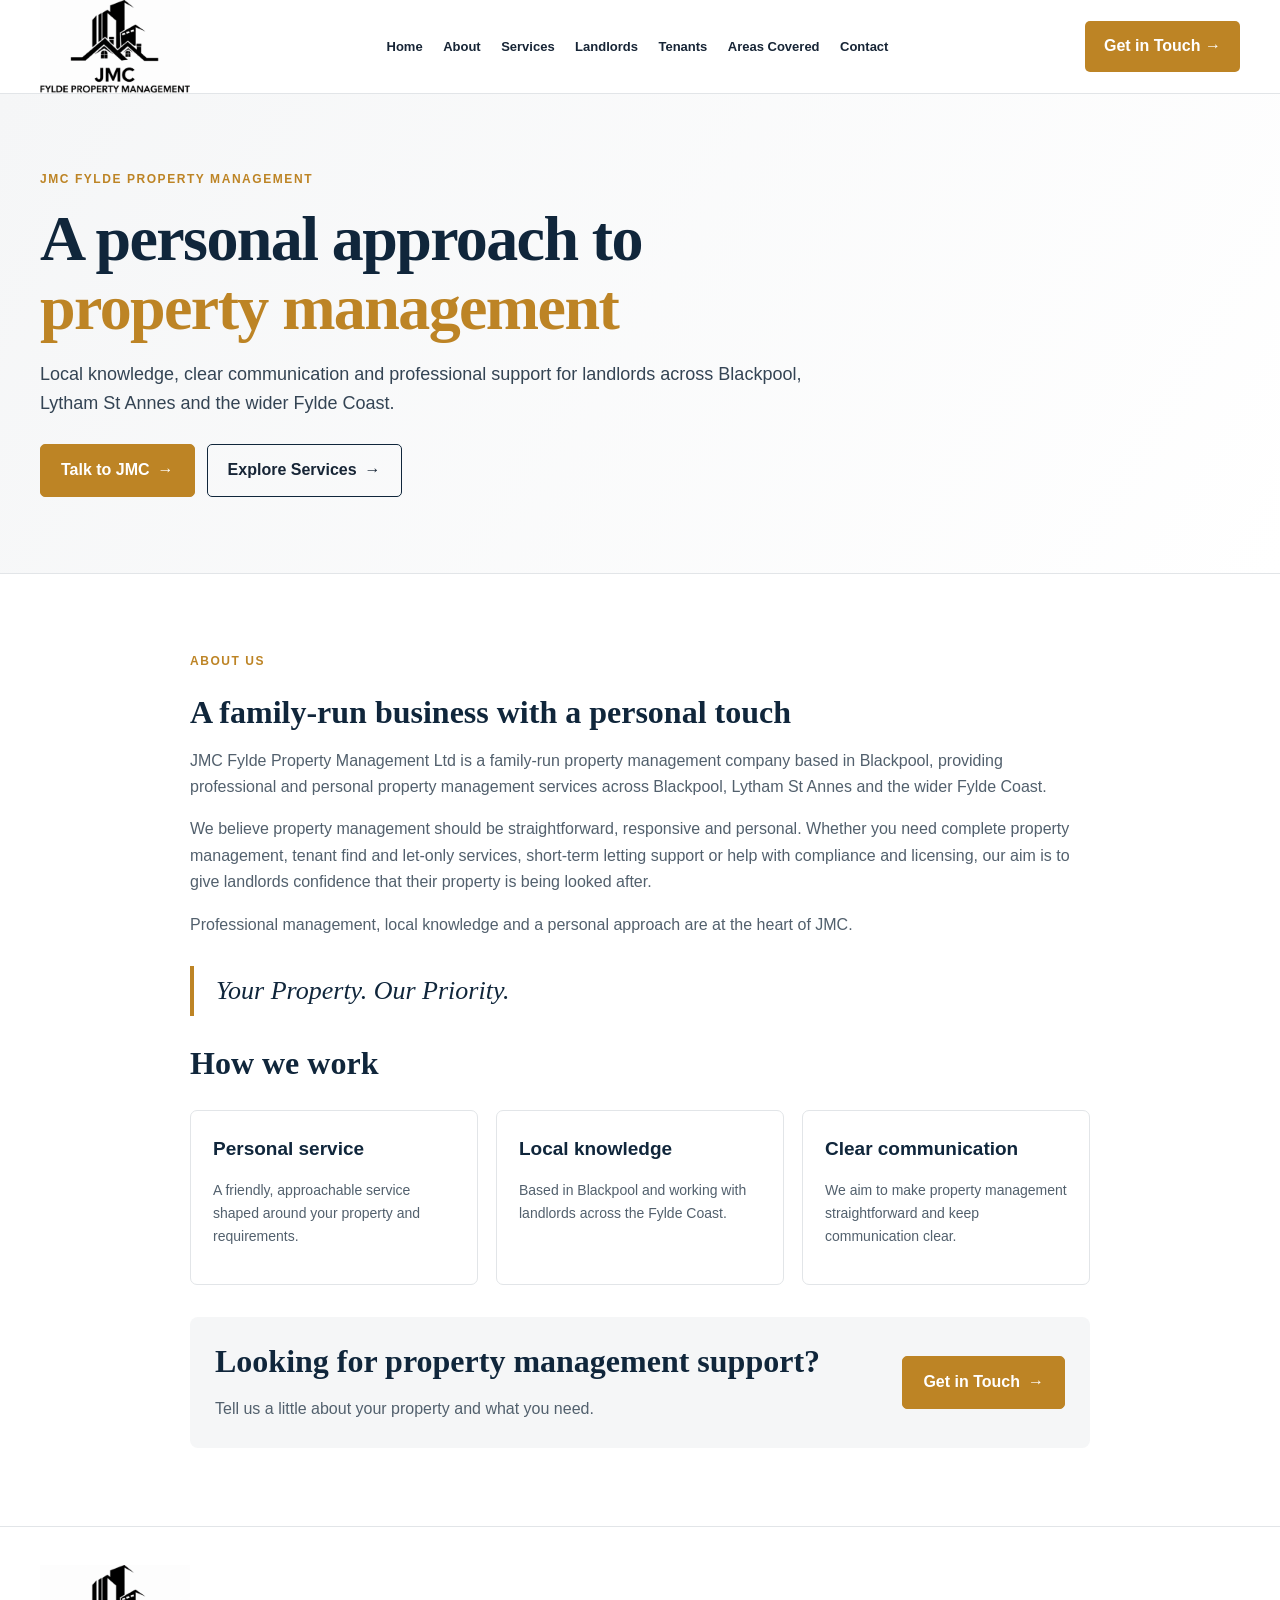
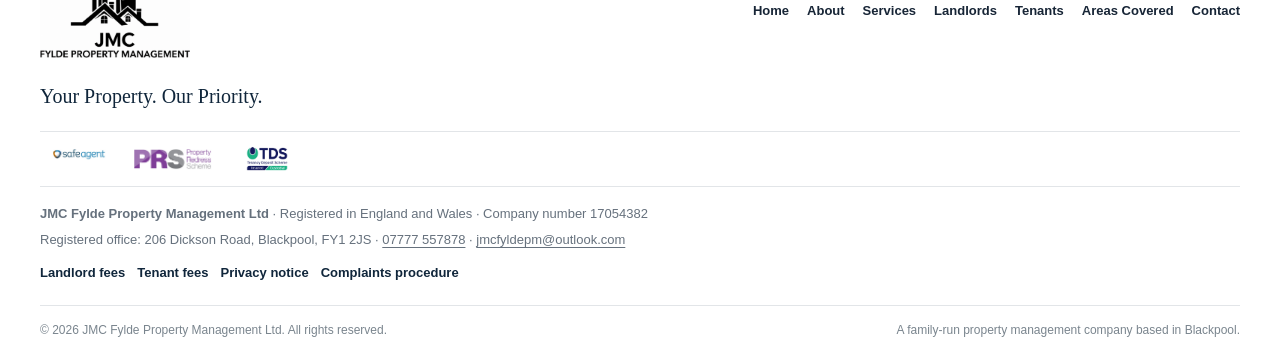
<file: about/index.html>
<!doctype html>
<html lang="en-GB"><head><meta charset="utf-8"><meta name="viewport" content="width=device-width,initial-scale=1">
<meta name="description" content="Learn about JMC Fylde Property Management Ltd, a family-run property management company based in Blackpool serving the Fylde Coast."><meta name="theme-color" content="#10263b">
<link rel="stylesheet" href="/assets/style.css?v=3"><script defer src="/assets/site.js"></script>
<title>About JMC | JMC Fylde Property Management</title></head><body>
<a class="skip-link" href="#main">Skip to content</a>
<header class="site-header"><div class="container head">
<a class="brand" href="/" aria-label="JMC Fylde Property Management home"><img src="/assets/jmc-logo.png" alt="JMC Fylde Property Management"></a>
<nav class="nav" id="primary-navigation" aria-label="Main navigation"><a href="/">Home</a><a href="/about/">About</a><a href="/services/">Services</a><a href="/landlords/">Landlords</a><a href="/tenants/">Tenants</a><a href="/areas/">Areas Covered</a><a href="/contact/">Contact</a></nav>
<a class="ctahead" href="/contact/">Get in Touch <span aria-hidden="true">→</span></a>
<button class="menu" type="button" aria-controls="primary-navigation" aria-expanded="false" aria-label="Open navigation menu"><span></span><span></span><span></span></button>
</div></header><main id="main"><section class="pagehero"><div class="container"><div class="eyebrow">JMC Fylde Property Management</div><h1>A personal approach to <span>property management</span></h1><p>Local knowledge, clear communication and professional support for landlords across Blackpool, Lytham St Annes and the wider Fylde Coast.</p><div class="buttons"><a class="btn gold" href="/contact/">Talk to JMC <span aria-hidden="true">→</span></a><a class="btn" href="/services/">Explore Services <span aria-hidden="true">→</span></a></div></div></section>
<section class="section"><div class="container content"><div class="eyebrow">About us</div><h2>A family-run business with a personal touch</h2><p>JMC Fylde Property Management Ltd is a family-run property management company based in Blackpool, providing professional and personal property management services across Blackpool, Lytham St Annes and the wider Fylde Coast.</p><p>We believe property management should be straightforward, responsive and personal. Whether you need complete property management, tenant find and let-only services, short-term letting support or help with compliance and licensing, our aim is to give landlords confidence that their property is being looked after.</p><p>Professional management, local knowledge and a personal approach are at the heart of JMC.</p><blockquote>Your Property. Our Priority.</blockquote><h2>How we work</h2><div class="feature-list"><div><h3>Personal service</h3><p>A friendly, approachable service shaped around your property and requirements.</p></div><div><h3>Local knowledge</h3><p>Based in Blackpool and working with landlords across the Fylde Coast.</p></div><div><h3>Clear communication</h3><p>We aim to make property management straightforward and keep communication clear.</p></div></div><div class="inline-cta"><div><h2>Looking for property management support?</h2><p>Tell us a little about your property and what you need.</p></div><a class="btn gold" href="/contact/">Get in Touch <span aria-hidden="true">→</span></a></div></div></section></main><footer><div class="container">
<div class="foottop"><a class="foot-logo" href="/" aria-label="JMC Fylde Property Management home"><img src="/assets/jmc-logo.png" alt="JMC Fylde Property Management"></a>
<nav class="footnav" aria-label="Footer navigation"><a href="/">Home</a><a href="/about/">About</a><a href="/services/">Services</a><a href="/landlords/">Landlords</a><a href="/tenants/">Tenants</a><a href="/areas/">Areas Covered</a><a href="/contact/">Contact</a></nav></div>
<p class="footer-tagline">Your Property. Our Priority.</p>
<div class="scheme-logos" aria-label="Accreditation and deposit scheme logos">
<a href="/assets/2026-Accreditation-Certificate-A8702.pdf"><img src="/assets/safeagent-logo.jpg" alt="Safeagent — view accreditation certificate"></a>
<a href="/assets/Certificate-159996-PRS057487.pdf"><img src="/assets/property-redress-scheme-logo.jpg" alt="Property Redress Scheme — view membership certificate"></a>
<img src="/assets/tds-logo.jpg" alt="Tenancy Deposit Scheme (TDS)">
</div>
<div class="footer-details"><p><strong>JMC Fylde Property Management Ltd</strong> · Registered in England and Wales · Company number 17054382</p><p>Registered office: 206 Dickson Road, Blackpool, FY1 2JS · <a href="tel:+447777557878">07777 557878</a> · <a href="mailto:jmcfyldepm@outlook.com">jmcfyldepm@outlook.com</a></p></div>
<nav class="legal-nav" aria-label="Policies and fees"><a href="/landlords/#fees">Landlord fees</a><a href="/tenants/#fees">Tenant fees</a><a href="/privacy/">Privacy notice</a><a href="/complaints/">Complaints procedure</a></nav>
<div class="copy"><span>© 2026 JMC Fylde Property Management Ltd. All rights reserved.</span><span>A family-run property management company based in Blackpool.</span></div>
</div></footer></body></html>
</file>
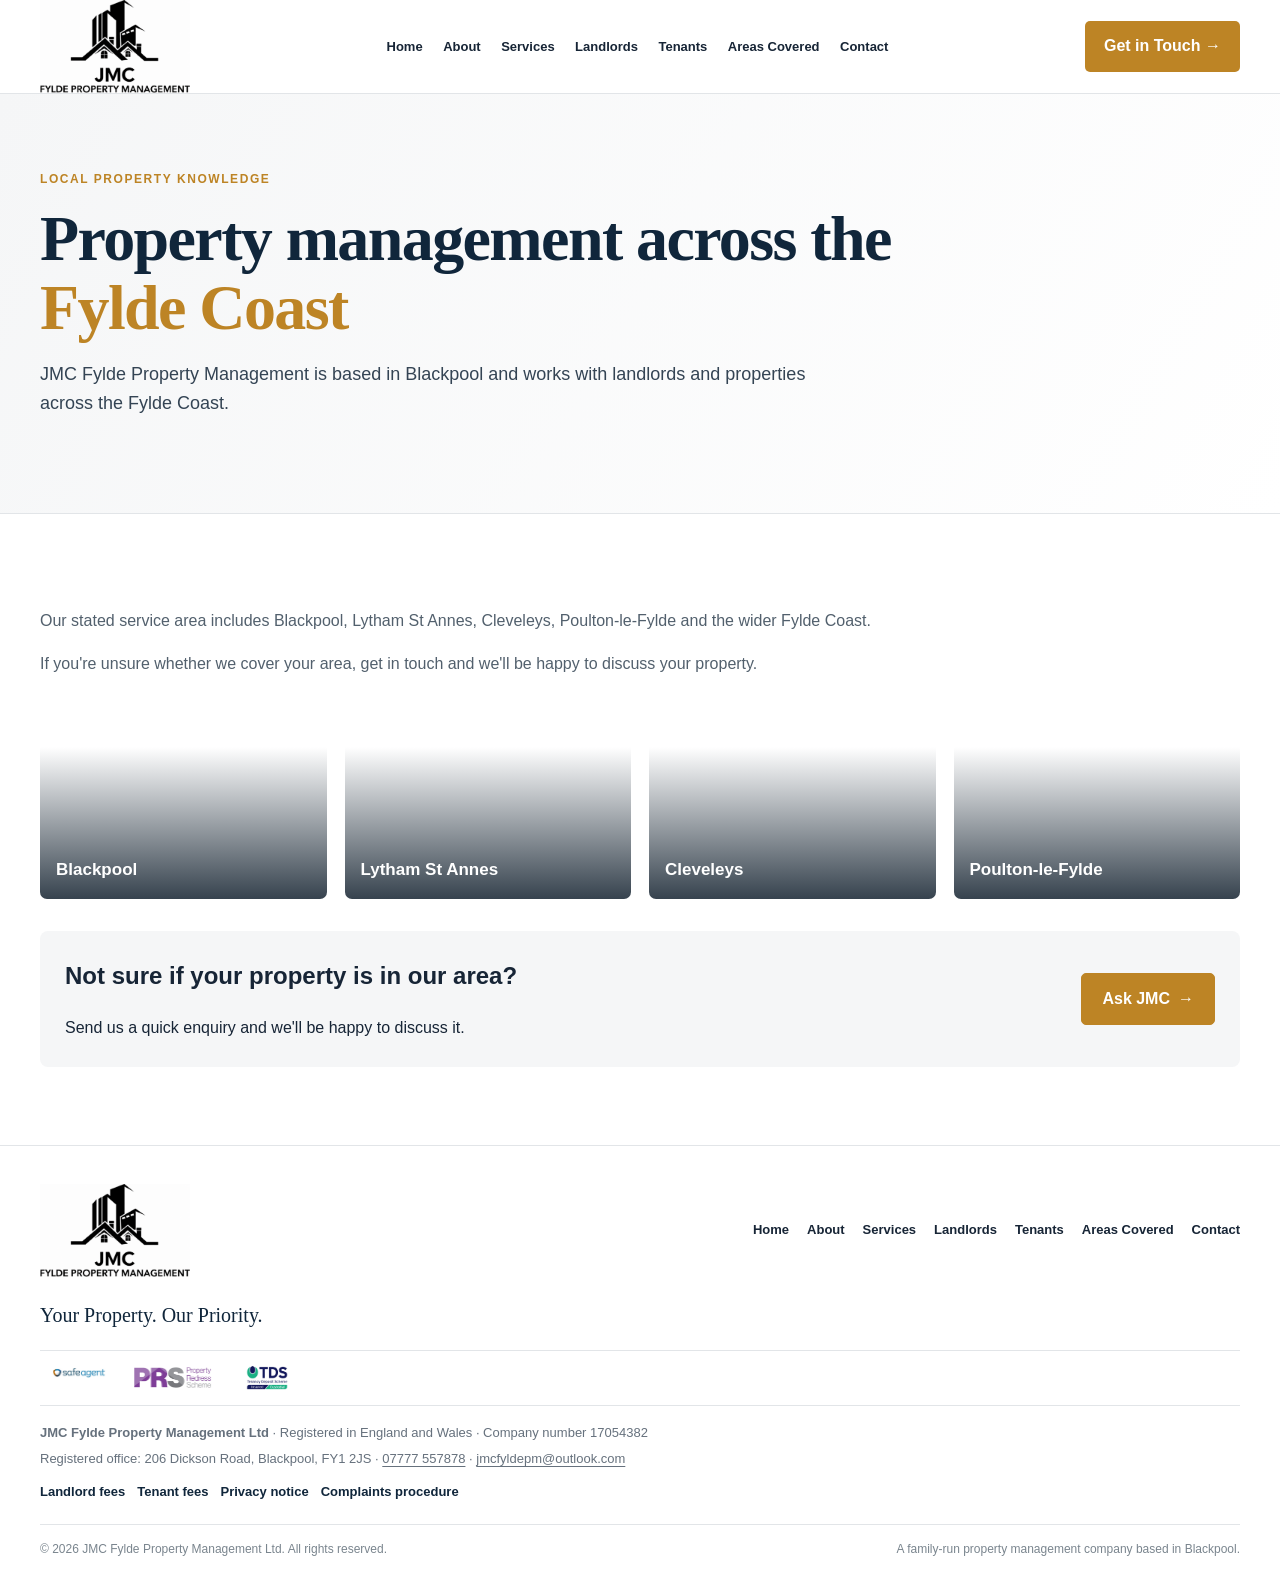
<file: areas/index.html>
<!doctype html>
<html lang="en-GB"><head><meta charset="utf-8"><meta name="viewport" content="width=device-width,initial-scale=1">
<meta name="description" content="JMC Fylde Property Management is based in Blackpool and works with landlords across the Fylde Coast."><meta name="theme-color" content="#10263b">
<link rel="stylesheet" href="/assets/style.css?v=3"><script defer src="/assets/site.js"></script>
<title>Areas Covered | JMC Fylde Property Management</title></head><body>
<a class="skip-link" href="#main">Skip to content</a>
<header class="site-header"><div class="container head">
<a class="brand" href="/" aria-label="JMC Fylde Property Management home"><img src="/assets/jmc-logo.png" alt="JMC Fylde Property Management"></a>
<nav class="nav" id="primary-navigation" aria-label="Main navigation"><a href="/">Home</a><a href="/about/">About</a><a href="/services/">Services</a><a href="/landlords/">Landlords</a><a href="/tenants/">Tenants</a><a href="/areas/">Areas Covered</a><a href="/contact/">Contact</a></nav>
<a class="ctahead" href="/contact/">Get in Touch <span aria-hidden="true">→</span></a>
<button class="menu" type="button" aria-controls="primary-navigation" aria-expanded="false" aria-label="Open navigation menu"><span></span><span></span><span></span></button>
</div></header><main id="main"><section class="pagehero"><div class="container"><div class="eyebrow">Local property knowledge</div><h1>Property management across the <span>Fylde Coast</span></h1><p>JMC Fylde Property Management is based in Blackpool and works with landlords and properties across the Fylde Coast.</p></div></section>
<section class="section"><div class="container"><div class="content"><p>Our stated service area includes Blackpool, Lytham St Annes, Cleveleys, Poulton-le-Fylde and the wider Fylde Coast.</p><p>If you're unsure whether we cover your area, get in touch and we'll be happy to discuss your property.</p></div><div class="areas area-cards">
<div class="area area-static" style="background-image:url(https://images.unsplash.com/photo-1500534623283-312aade485b7?auto=format&fit=crop&w=900&q=85)"><b>Blackpool</b></div>
<div class="area area-static" style="background-image:url(https://images.unsplash.com/photo-1500530855697-b586d89ba3ee?auto=format&fit=crop&w=900&q=85)"><b>Lytham St Annes</b></div>
<div class="area area-static" style="background-image:url(https://images.unsplash.com/photo-1507525428034-b723cf961d3e?auto=format&fit=crop&w=900&q=85)"><b>Cleveleys</b></div>
<div class="area area-static" style="background-image:url(https://images.unsplash.com/photo-1449824913935-59a10b8d2000?auto=format&fit=crop&w=900&q=85)"><b>Poulton-le-Fylde</b></div></div>
<div class="inline-cta"><div><h2>Not sure if your property is in our area?</h2><p>Send us a quick enquiry and we'll be happy to discuss it.</p></div><a class="btn gold" href="/contact/">Ask JMC <span aria-hidden="true">→</span></a></div></div></section></main><footer><div class="container">
<div class="foottop"><a class="foot-logo" href="/" aria-label="JMC Fylde Property Management home"><img src="/assets/jmc-logo.png" alt="JMC Fylde Property Management"></a>
<nav class="footnav" aria-label="Footer navigation"><a href="/">Home</a><a href="/about/">About</a><a href="/services/">Services</a><a href="/landlords/">Landlords</a><a href="/tenants/">Tenants</a><a href="/areas/">Areas Covered</a><a href="/contact/">Contact</a></nav></div>
<p class="footer-tagline">Your Property. Our Priority.</p>
<div class="scheme-logos" aria-label="Accreditation and deposit scheme logos">
<a href="/assets/2026-Accreditation-Certificate-A8702.pdf"><img src="/assets/safeagent-logo.jpg" alt="Safeagent — view accreditation certificate"></a>
<a href="/assets/Certificate-159996-PRS057487.pdf"><img src="/assets/property-redress-scheme-logo.jpg" alt="Property Redress Scheme — view membership certificate"></a>
<img src="/assets/tds-logo.jpg" alt="Tenancy Deposit Scheme (TDS)">
</div>
<div class="footer-details"><p><strong>JMC Fylde Property Management Ltd</strong> · Registered in England and Wales · Company number 17054382</p><p>Registered office: 206 Dickson Road, Blackpool, FY1 2JS · <a href="tel:+447777557878">07777 557878</a> · <a href="mailto:jmcfyldepm@outlook.com">jmcfyldepm@outlook.com</a></p></div>
<nav class="legal-nav" aria-label="Policies and fees"><a href="/landlords/#fees">Landlord fees</a><a href="/tenants/#fees">Tenant fees</a><a href="/privacy/">Privacy notice</a><a href="/complaints/">Complaints procedure</a></nav>
<div class="copy"><span>© 2026 JMC Fylde Property Management Ltd. All rights reserved.</span><span>A family-run property management company based in Blackpool.</span></div>
</div></footer></body></html>
</file>
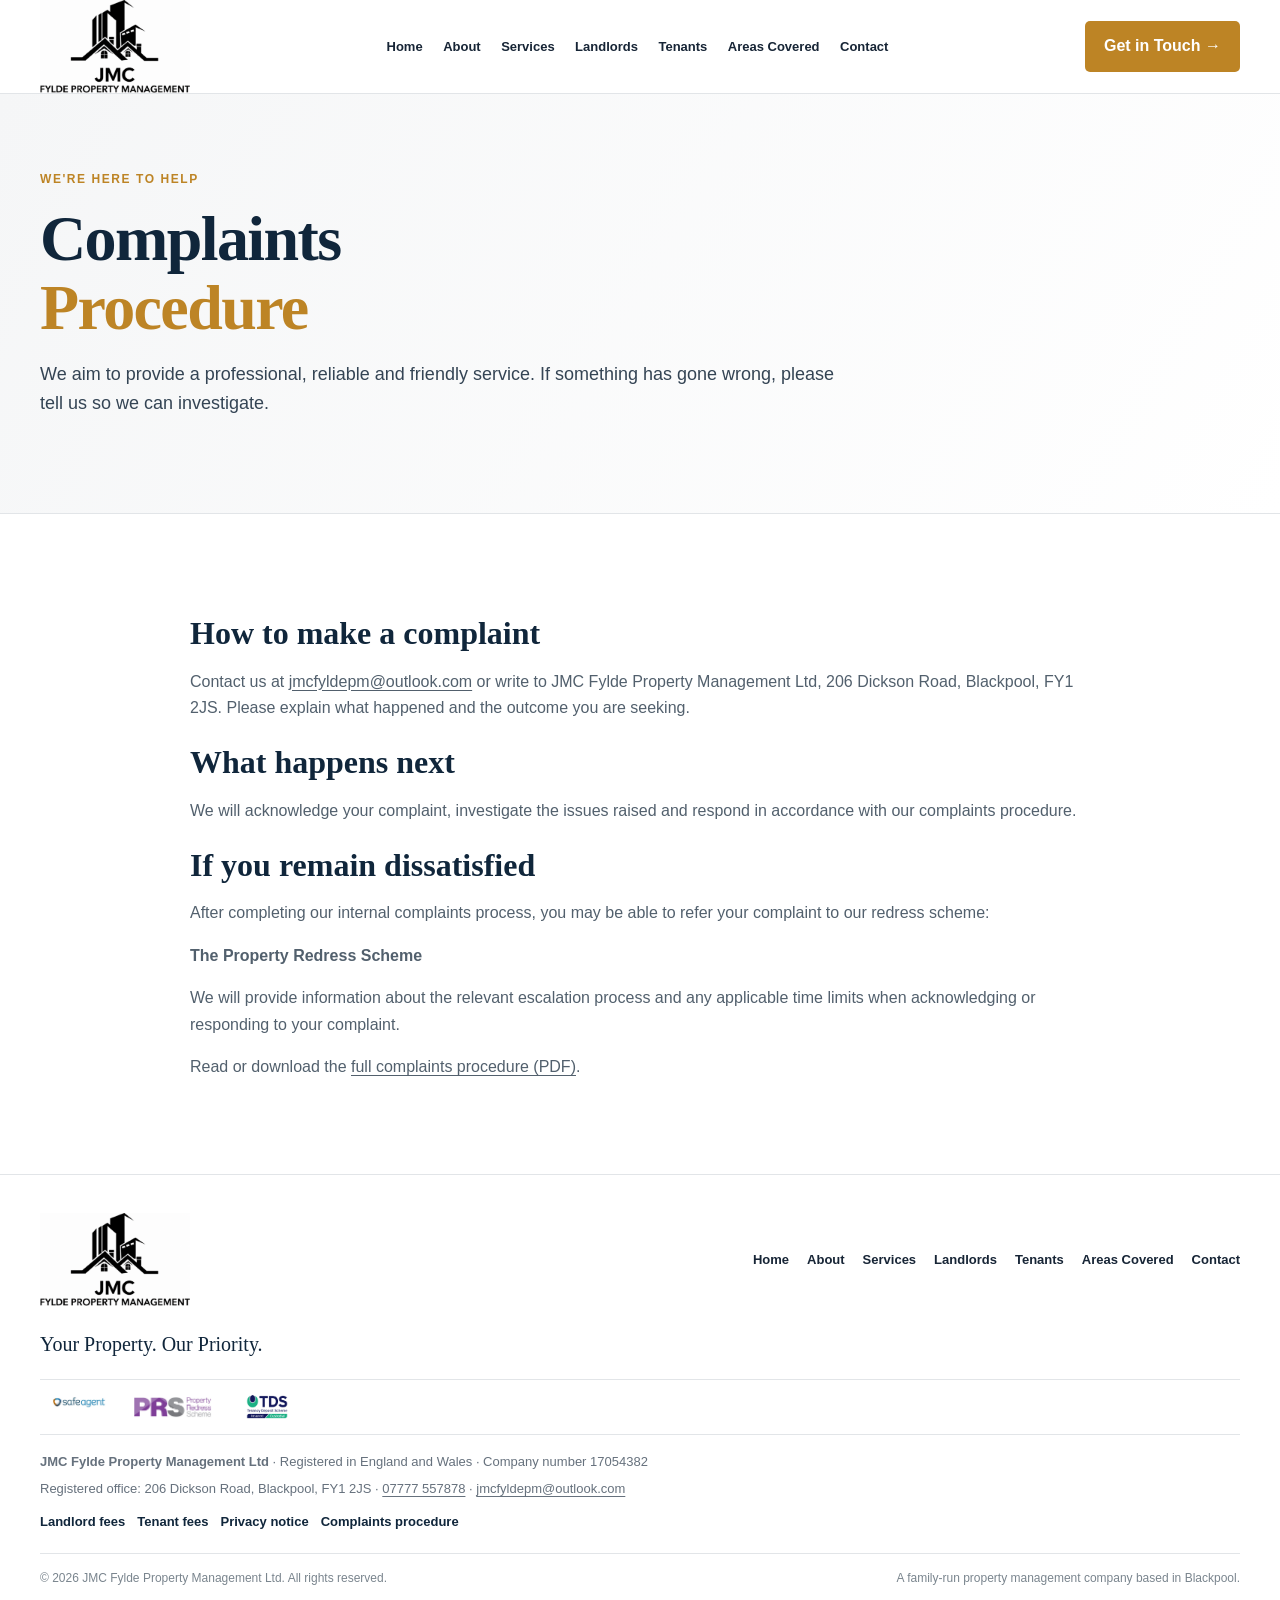
<file: complaints/index.html>
<!doctype html>
<html lang="en-GB"><head><meta charset="utf-8"><meta name="viewport" content="width=device-width,initial-scale=1">
<meta name="description" content="How to raise a complaint with JMC Fylde Property Management Ltd."><meta name="theme-color" content="#10263b">
<link rel="stylesheet" href="/assets/style.css?v=3"><script defer src="/assets/site.js"></script>
<title>Complaints Procedure | JMC Fylde Property Management</title></head><body>
<a class="skip-link" href="#main">Skip to content</a>
<header class="site-header"><div class="container head"><a class="brand" href="/" aria-label="JMC Fylde Property Management home"><img src="/assets/jmc-logo.png" alt="JMC Fylde Property Management"></a><nav class="nav" id="primary-navigation" aria-label="Main navigation"><a href="/">Home</a><a href="/about/">About</a><a href="/services/">Services</a><a href="/landlords/">Landlords</a><a href="/tenants/">Tenants</a><a href="/areas/">Areas Covered</a><a href="/contact/">Contact</a></nav><a class="ctahead" href="/contact/">Get in Touch <span aria-hidden="true">→</span></a><button class="menu" type="button" aria-controls="primary-navigation" aria-expanded="false" aria-label="Open navigation menu"><span></span><span></span><span></span></button></div></header>
<main id="main"><section class="pagehero"><div class="container"><div class="eyebrow">We're here to help</div><h1>Complaints <span>Procedure</span></h1><p>We aim to provide a professional, reliable and friendly service. If something has gone wrong, please tell us so we can investigate.</p></div></section>
<section class="section"><div class="container content"><h2>How to make a complaint</h2><p>Contact us at <a href="mailto:jmcfyldepm@outlook.com">jmcfyldepm@outlook.com</a> or write to JMC Fylde Property Management Ltd, 206 Dickson Road, Blackpool, FY1 2JS. Please explain what happened and the outcome you are seeking.</p>
<h2>What happens next</h2><p>We will acknowledge your complaint, investigate the issues raised and respond in accordance with our complaints procedure.</p>
<h2>If you remain dissatisfied</h2><p>After completing our internal complaints process, you may be able to refer your complaint to our redress scheme:</p><p><strong>The Property Redress Scheme</strong></p><p>We will provide information about the relevant escalation process and any applicable time limits when acknowledging or responding to your complaint.</p>
<p>Read or download the <a href="/assets/JMC-Fylde-Complaints-Procedure.pdf">full complaints procedure (PDF)</a>.</p></div></section></main>
<footer><div class="container"><div class="foottop"><a class="foot-logo" href="/" aria-label="JMC Fylde Property Management home"><img src="/assets/jmc-logo.png" alt="JMC Fylde Property Management"></a><nav class="footnav" aria-label="Footer navigation"><a href="/">Home</a><a href="/about/">About</a><a href="/services/">Services</a><a href="/landlords/">Landlords</a><a href="/tenants/">Tenants</a><a href="/areas/">Areas Covered</a><a href="/contact/">Contact</a></nav></div><p class="footer-tagline">Your Property. Our Priority.</p>
<div class="scheme-logos" aria-label="Accreditation and deposit scheme logos">
<a href="/assets/2026-Accreditation-Certificate-A8702.pdf"><img src="/assets/safeagent-logo.jpg" alt="Safeagent — view accreditation certificate"></a>
<a href="/assets/Certificate-159996-PRS057487.pdf"><img src="/assets/property-redress-scheme-logo.jpg" alt="Property Redress Scheme — view membership certificate"></a>
<img src="/assets/tds-logo.jpg" alt="Tenancy Deposit Scheme (TDS)">
</div><div class="footer-details"><p><strong>JMC Fylde Property Management Ltd</strong> · Registered in England and Wales · Company number 17054382</p><p>Registered office: 206 Dickson Road, Blackpool, FY1 2JS · <a href="tel:+447777557878">07777 557878</a> · <a href="mailto:jmcfyldepm@outlook.com">jmcfyldepm@outlook.com</a></p></div><nav class="legal-nav" aria-label="Policies and fees"><a href="/landlords/#fees">Landlord fees</a><a href="/tenants/#fees">Tenant fees</a><a href="/privacy/">Privacy notice</a><a href="/complaints/">Complaints procedure</a></nav><div class="copy"><span>© 2026 JMC Fylde Property Management Ltd. All rights reserved.</span><span>A family-run property management company based in Blackpool.</span></div></div></footer></body></html>
</file>
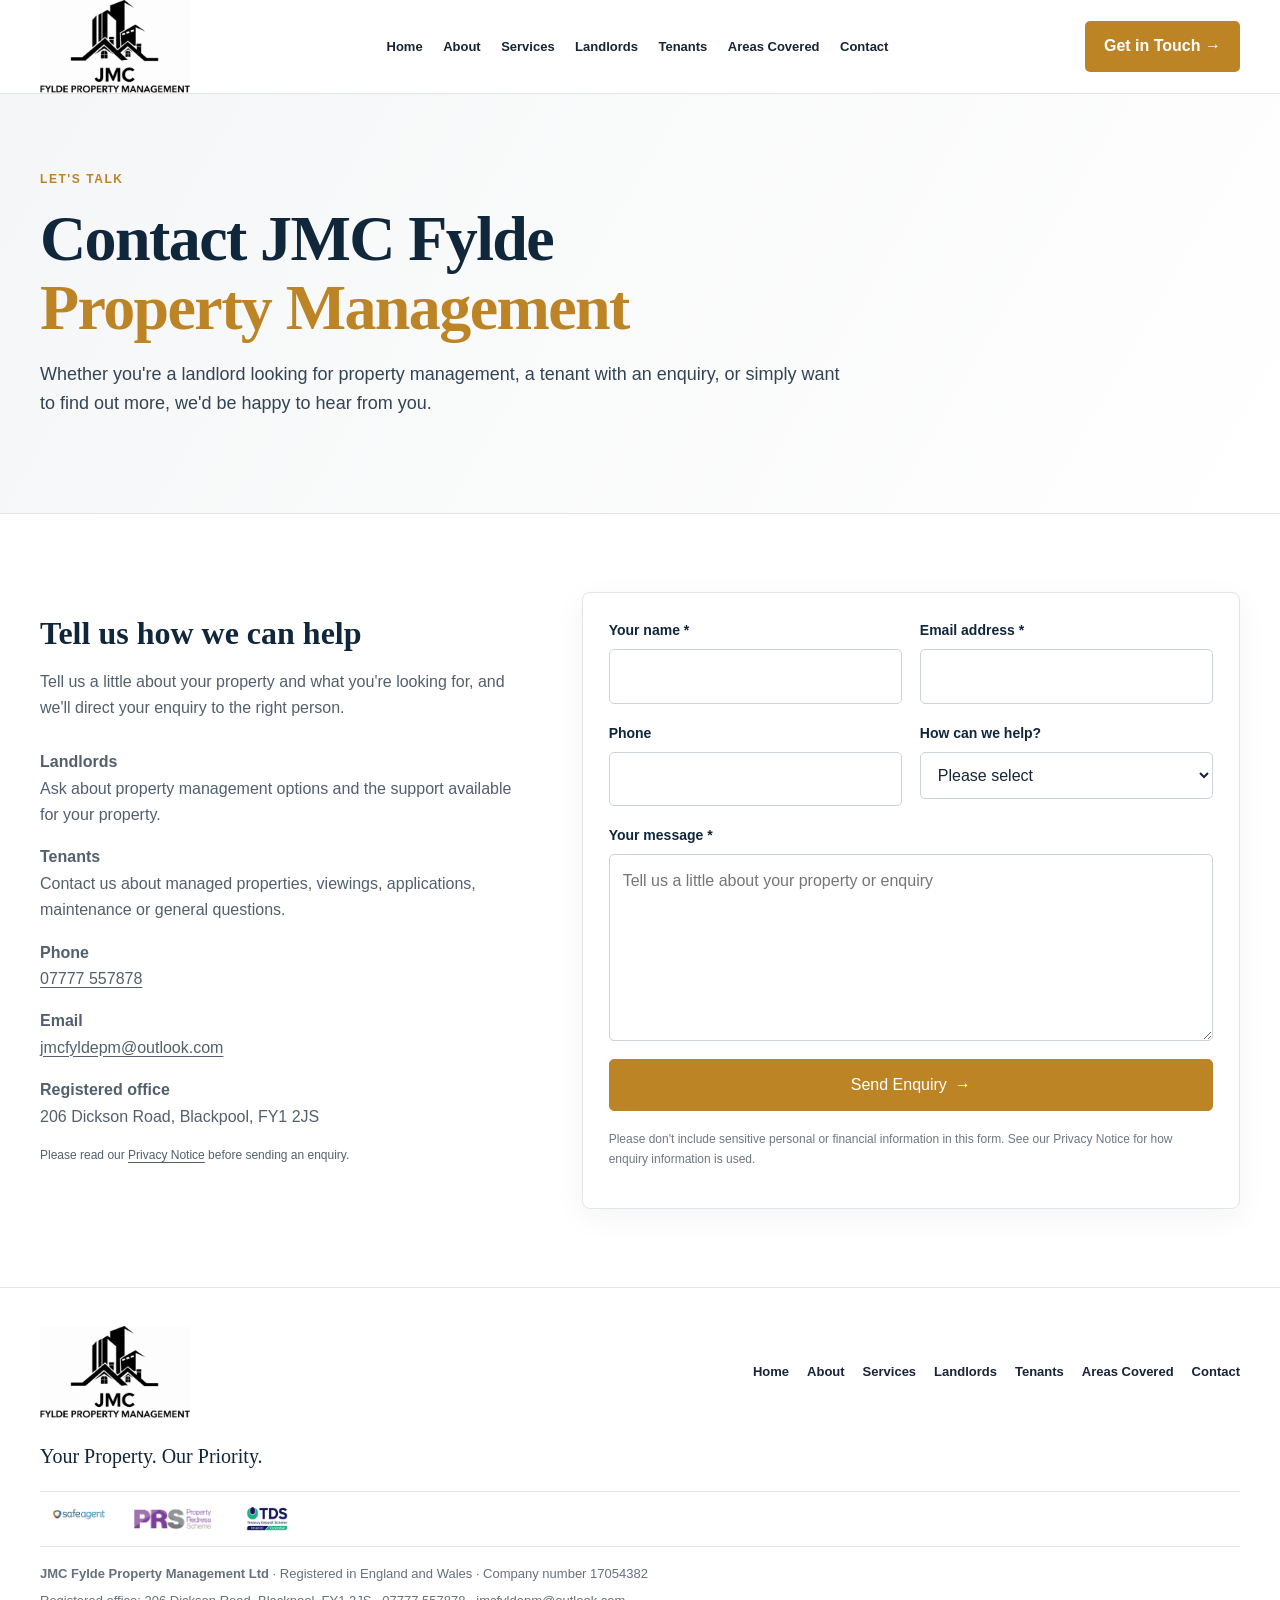
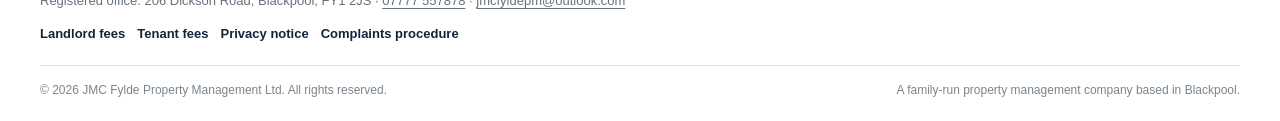
<file: contact/index.html>
<!doctype html>
<html lang="en-GB"><head><meta charset="utf-8"><meta name="viewport" content="width=device-width,initial-scale=1">
<meta name="description" content="Contact JMC Fylde Property Management for landlord, tenant and general property management enquiries."><meta name="theme-color" content="#10263b">
<link rel="stylesheet" href="/assets/style.css?v=3"><script defer src="/assets/site.js"></script>
<title>Contact JMC | JMC Fylde Property Management</title></head><body>
<a class="skip-link" href="#main">Skip to content</a>
<header class="site-header"><div class="container head">
<a class="brand" href="/" aria-label="JMC Fylde Property Management home"><img src="/assets/jmc-logo.png" alt="JMC Fylde Property Management"></a>
<nav class="nav" id="primary-navigation" aria-label="Main navigation"><a href="/">Home</a><a href="/about/">About</a><a href="/services/">Services</a><a href="/landlords/">Landlords</a><a href="/tenants/">Tenants</a><a href="/areas/">Areas Covered</a><a href="/contact/">Contact</a></nav>
<a class="ctahead" href="/contact/">Get in Touch <span aria-hidden="true">→</span></a>
<button class="menu" type="button" aria-controls="primary-navigation" aria-expanded="false" aria-label="Open navigation menu"><span></span><span></span><span></span></button>
</div></header><main id="main"><section class="pagehero"><div class="container"><div class="eyebrow">Let's talk</div><h1>Contact JMC Fylde <span>Property Management</span></h1><p>Whether you're a landlord looking for property management, a tenant with an enquiry, or simply want to find out more, we'd be happy to hear from you.</p></div></section>
<section class="section"><div class="container contact-layout"><div class="content"><h2>Tell us how we can help</h2><p>Tell us a little about your property and what you're looking for, and we'll direct your enquiry to the right person.</p><div class="contact-points"><p><strong>Landlords</strong><br>Ask about property management options and the support available for your property.</p><p><strong>Tenants</strong><br>Contact us about managed properties, viewings, applications, maintenance or general questions.</p><p><strong>Phone</strong><br><a href="tel:+447777557878">07777 557878</a></p><p><strong>Email</strong><br><a href="mailto:jmcfyldepm@outlook.com">jmcfyldepm@outlook.com</a></p><p><strong>Registered office</strong><br>206 Dickson Road, Blackpool, FY1 2JS</p></div><p class="fine-print">Please read our <a href="/privacy/">Privacy Notice</a> before sending an enquiry.</p></div>
<form class="form" method="post" action="/contact.php">
<div class="field"><label for="name">Your name <span aria-hidden="true">*</span></label><input id="name" required name="name" autocomplete="name"></div>
<div class="field"><label for="email">Email address <span aria-hidden="true">*</span></label><input id="email" required type="email" name="email" autocomplete="email"></div>
<div class="field"><label for="phone">Phone</label><input id="phone" name="phone" type="tel" autocomplete="tel"></div>
<div class="field"><label for="type">How can we help?</label><select id="type" name="type"><option value="">Please select</option><option>Landlord enquiry</option><option>Tenant enquiry</option><option>Full property management</option><option>Tenant find / let only</option><option>Short-term lets</option><option>Compliance and licensing</option><option>General enquiry</option></select></div>
<div class="field full"><label for="message">Your message <span aria-hidden="true">*</span></label><textarea id="message" required name="message" rows="6" placeholder="Tell us a little about your property or enquiry"></textarea></div>
<div class="field full"><button class="btn gold submit-btn" type="submit">Send Enquiry <span aria-hidden="true">→</span></button><p class="fine-print">Please don't include sensitive personal or financial information in this form. See our <a href="/privacy/">Privacy Notice</a> for how enquiry information is used.</p></div>
</form></div></section></main><footer><div class="container">
<div class="foottop"><a class="foot-logo" href="/" aria-label="JMC Fylde Property Management home"><img src="/assets/jmc-logo.png" alt="JMC Fylde Property Management"></a>
<nav class="footnav" aria-label="Footer navigation"><a href="/">Home</a><a href="/about/">About</a><a href="/services/">Services</a><a href="/landlords/">Landlords</a><a href="/tenants/">Tenants</a><a href="/areas/">Areas Covered</a><a href="/contact/">Contact</a></nav></div>
<p class="footer-tagline">Your Property. Our Priority.</p>
<div class="scheme-logos" aria-label="Accreditation and deposit scheme logos">
<a href="/assets/2026-Accreditation-Certificate-A8702.pdf"><img src="/assets/safeagent-logo.jpg" alt="Safeagent — view accreditation certificate"></a>
<a href="/assets/Certificate-159996-PRS057487.pdf"><img src="/assets/property-redress-scheme-logo.jpg" alt="Property Redress Scheme — view membership certificate"></a>
<img src="/assets/tds-logo.jpg" alt="Tenancy Deposit Scheme (TDS)">
</div>
<div class="footer-details"><p><strong>JMC Fylde Property Management Ltd</strong> · Registered in England and Wales · Company number 17054382</p><p>Registered office: 206 Dickson Road, Blackpool, FY1 2JS · <a href="tel:+447777557878">07777 557878</a> · <a href="mailto:jmcfyldepm@outlook.com">jmcfyldepm@outlook.com</a></p></div>
<nav class="legal-nav" aria-label="Policies and fees"><a href="/landlords/#fees">Landlord fees</a><a href="/tenants/#fees">Tenant fees</a><a href="/privacy/">Privacy notice</a><a href="/complaints/">Complaints procedure</a></nav>
<div class="copy"><span>© 2026 JMC Fylde Property Management Ltd. All rights reserved.</span><span>A family-run property management company based in Blackpool.</span></div>
</div></footer></body></html>
</file>
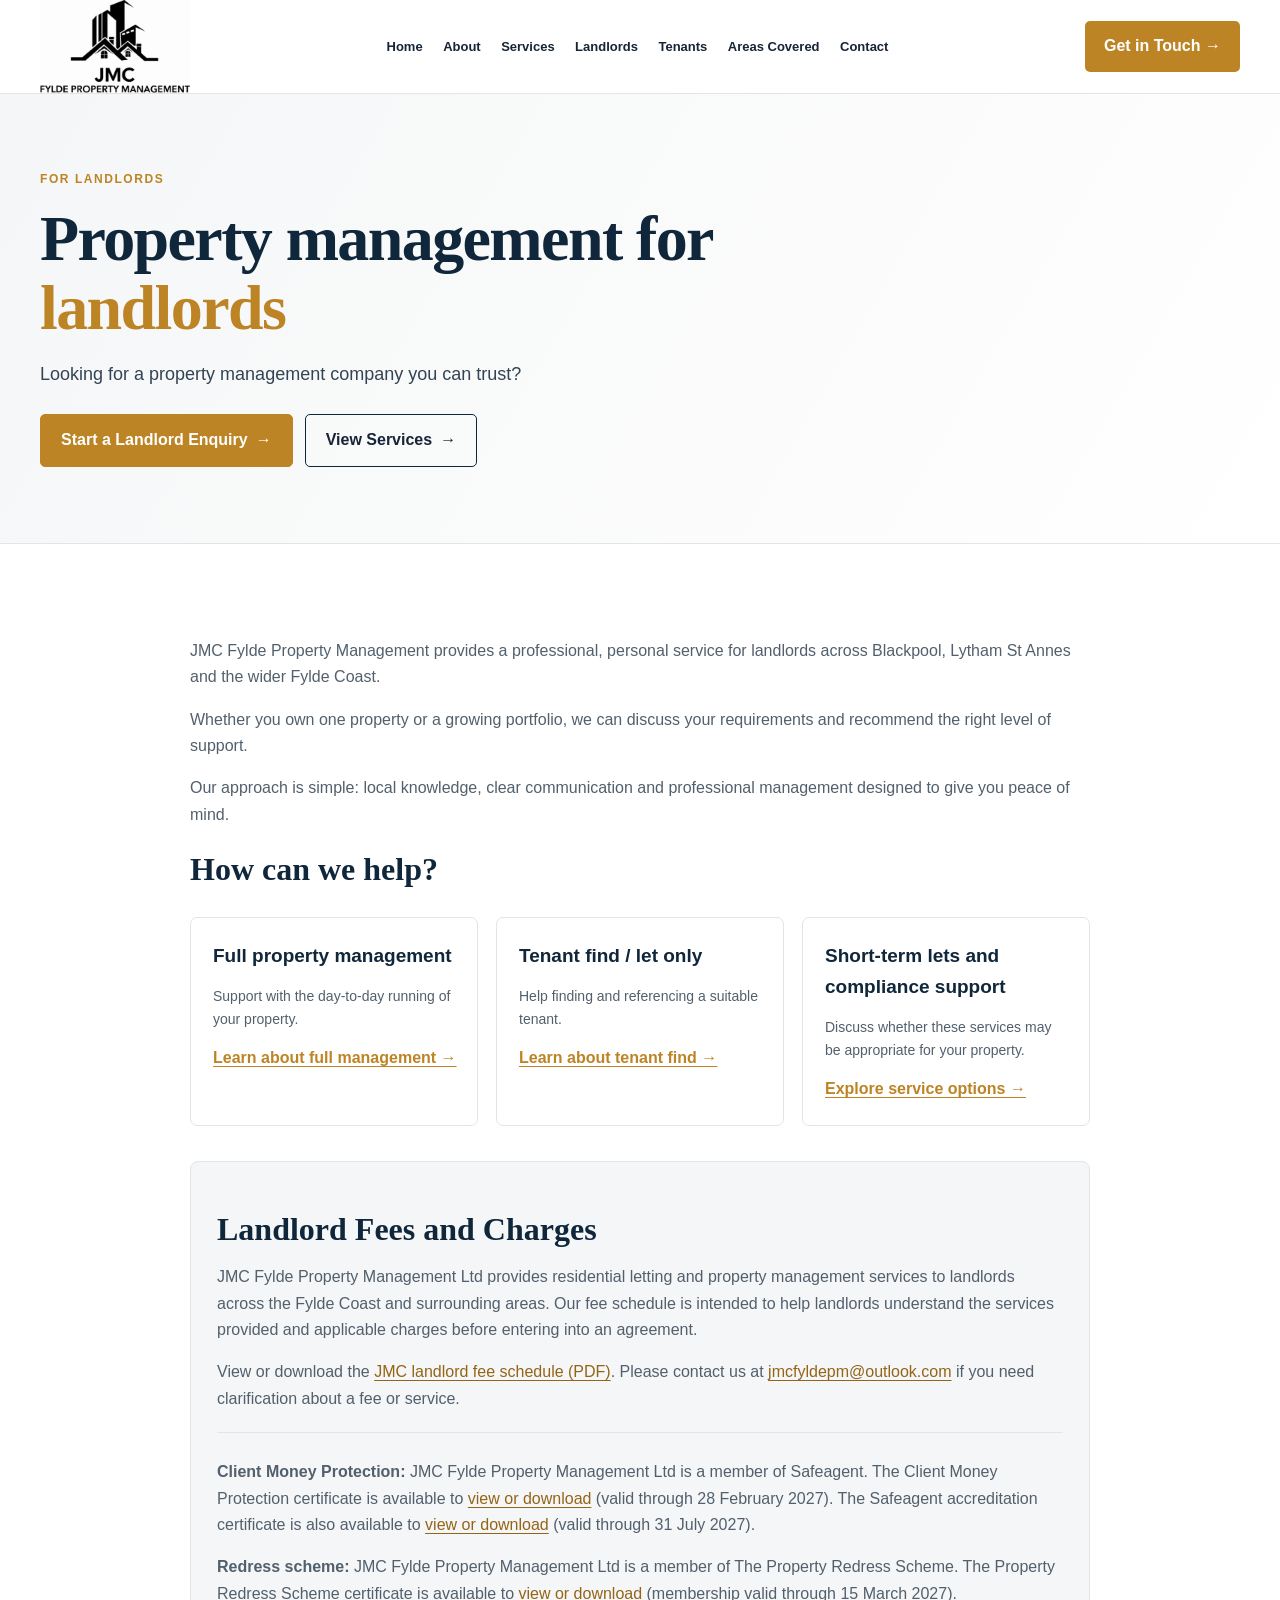
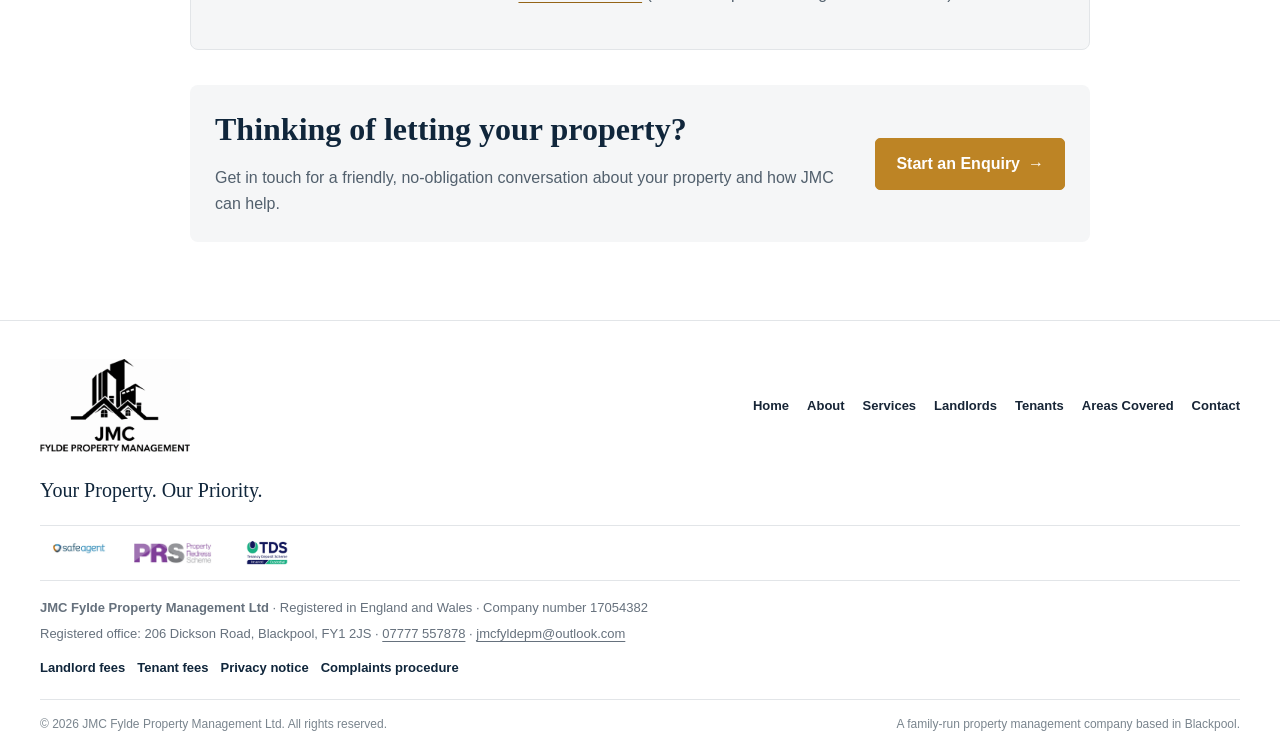
<file: landlords/index.html>
<!doctype html>
<html lang="en-GB"><head><meta charset="utf-8"><meta name="viewport" content="width=device-width,initial-scale=1">
<meta name="description" content="Property management for landlords across Blackpool, Lytham St Annes and the wider Fylde Coast."><meta name="theme-color" content="#10263b">
<link rel="stylesheet" href="/assets/style.css?v=3"><script defer src="/assets/site.js"></script>
<title>Landlord Property Management | JMC Fylde Property Management</title></head><body>
<a class="skip-link" href="#main">Skip to content</a>
<header class="site-header"><div class="container head">
<a class="brand" href="/" aria-label="JMC Fylde Property Management home"><img src="/assets/jmc-logo.png" alt="JMC Fylde Property Management"></a>
<nav class="nav" id="primary-navigation" aria-label="Main navigation"><a href="/">Home</a><a href="/about/">About</a><a href="/services/">Services</a><a href="/landlords/">Landlords</a><a href="/tenants/">Tenants</a><a href="/areas/">Areas Covered</a><a href="/contact/">Contact</a></nav>
<a class="ctahead" href="/contact/">Get in Touch <span aria-hidden="true">→</span></a>
<button class="menu" type="button" aria-controls="primary-navigation" aria-expanded="false" aria-label="Open navigation menu"><span></span><span></span><span></span></button>
</div></header><main id="main"><section class="pagehero"><div class="container"><div class="eyebrow">For landlords</div><h1>Property management for <span>landlords</span></h1><p>Looking for a property management company you can trust?</p><div class="buttons"><a class="btn gold" href="/contact/?type=Landlord%20enquiry">Start a Landlord Enquiry <span aria-hidden="true">→</span></a><a class="btn" href="/services/">View Services <span aria-hidden="true">→</span></a></div></div></section>
<section class="section"><div class="container content"><p>JMC Fylde Property Management provides a professional, personal service for landlords across Blackpool, Lytham St Annes and the wider Fylde Coast.</p><p>Whether you own one property or a growing portfolio, we can discuss your requirements and recommend the right level of support.</p><p>Our approach is simple: local knowledge, clear communication and professional management designed to give you peace of mind.</p><h2>How can we help?</h2><div class="feature-list"><div><h3>Full property management</h3><p>Support with the day-to-day running of your property.</p><a class="goldlink" href="/services/#full-management">Learn about full management →</a></div><div><h3>Tenant find / let only</h3><p>Help finding and referencing a suitable tenant.</p><a class="goldlink" href="/services/#tenant-find">Learn about tenant find →</a></div><div><h3>Short-term lets and compliance support</h3><p>Discuss whether these services may be appropriate for your property.</p><a class="goldlink" href="/services/#short-lets">Explore service options →</a></div></div><section id="fees" class="fee-panel"><h2>Landlord Fees and Charges</h2><p>JMC Fylde Property Management Ltd provides residential letting and property management services to landlords across the Fylde Coast and surrounding areas. Our fee schedule is intended to help landlords understand the services provided and applicable charges before entering into an agreement.</p><p>View or download the <a href="/assets/JMC-Fylde-Fee-Structure.pdf">JMC landlord fee schedule (PDF)</a>. Please contact us at <a href="mailto:jmcfyldepm@outlook.com?subject=Landlord%20fees%20and%20charges">jmcfyldepm@outlook.com</a> if you need clarification about a fee or service.</p><div class="membership-list"><p><strong>Client Money Protection:</strong> JMC Fylde Property Management Ltd is a member of Safeagent. The Client Money Protection certificate is available to <a href="/assets/2026-CMP-Certificate-A8702.pdf">view or download</a> (valid through 28 February 2027). The Safeagent accreditation certificate is also available to <a href="/assets/2026-Accreditation-Certificate-A8702.pdf">view or download</a> (valid through 31 July 2027).</p><p><strong>Redress scheme:</strong> JMC Fylde Property Management Ltd is a member of The Property Redress Scheme. The Property Redress Scheme certificate is available to <a href="/assets/Certificate-159996-PRS057487.pdf">view or download</a> (membership valid through 15 March 2027).</p></div></section>
<div class="inline-cta"><div><h2>Thinking of letting your property?</h2><p>Get in touch for a friendly, no-obligation conversation about your property and how JMC can help.</p></div><a class="btn gold" href="/contact/?type=Landlord%20enquiry">Start an Enquiry <span aria-hidden="true">→</span></a></div></div></section></main><footer><div class="container">
<div class="foottop"><a class="foot-logo" href="/" aria-label="JMC Fylde Property Management home"><img src="/assets/jmc-logo.png" alt="JMC Fylde Property Management"></a>
<nav class="footnav" aria-label="Footer navigation"><a href="/">Home</a><a href="/about/">About</a><a href="/services/">Services</a><a href="/landlords/">Landlords</a><a href="/tenants/">Tenants</a><a href="/areas/">Areas Covered</a><a href="/contact/">Contact</a></nav></div>
<p class="footer-tagline">Your Property. Our Priority.</p>
<div class="scheme-logos" aria-label="Accreditation and deposit scheme logos">
<a href="/assets/2026-Accreditation-Certificate-A8702.pdf"><img src="/assets/safeagent-logo.jpg" alt="Safeagent — view accreditation certificate"></a>
<a href="/assets/Certificate-159996-PRS057487.pdf"><img src="/assets/property-redress-scheme-logo.jpg" alt="Property Redress Scheme — view membership certificate"></a>
<img src="/assets/tds-logo.jpg" alt="Tenancy Deposit Scheme (TDS)">
</div>
<div class="footer-details"><p><strong>JMC Fylde Property Management Ltd</strong> · Registered in England and Wales · Company number 17054382</p><p>Registered office: 206 Dickson Road, Blackpool, FY1 2JS · <a href="tel:+447777557878">07777 557878</a> · <a href="mailto:jmcfyldepm@outlook.com">jmcfyldepm@outlook.com</a></p></div>
<nav class="legal-nav" aria-label="Policies and fees"><a href="/landlords/#fees">Landlord fees</a><a href="/tenants/#fees">Tenant fees</a><a href="/privacy/">Privacy notice</a><a href="/complaints/">Complaints procedure</a></nav>
<div class="copy"><span>© 2026 JMC Fylde Property Management Ltd. All rights reserved.</span><span>A family-run property management company based in Blackpool.</span></div>
</div></footer></body></html>
</file>
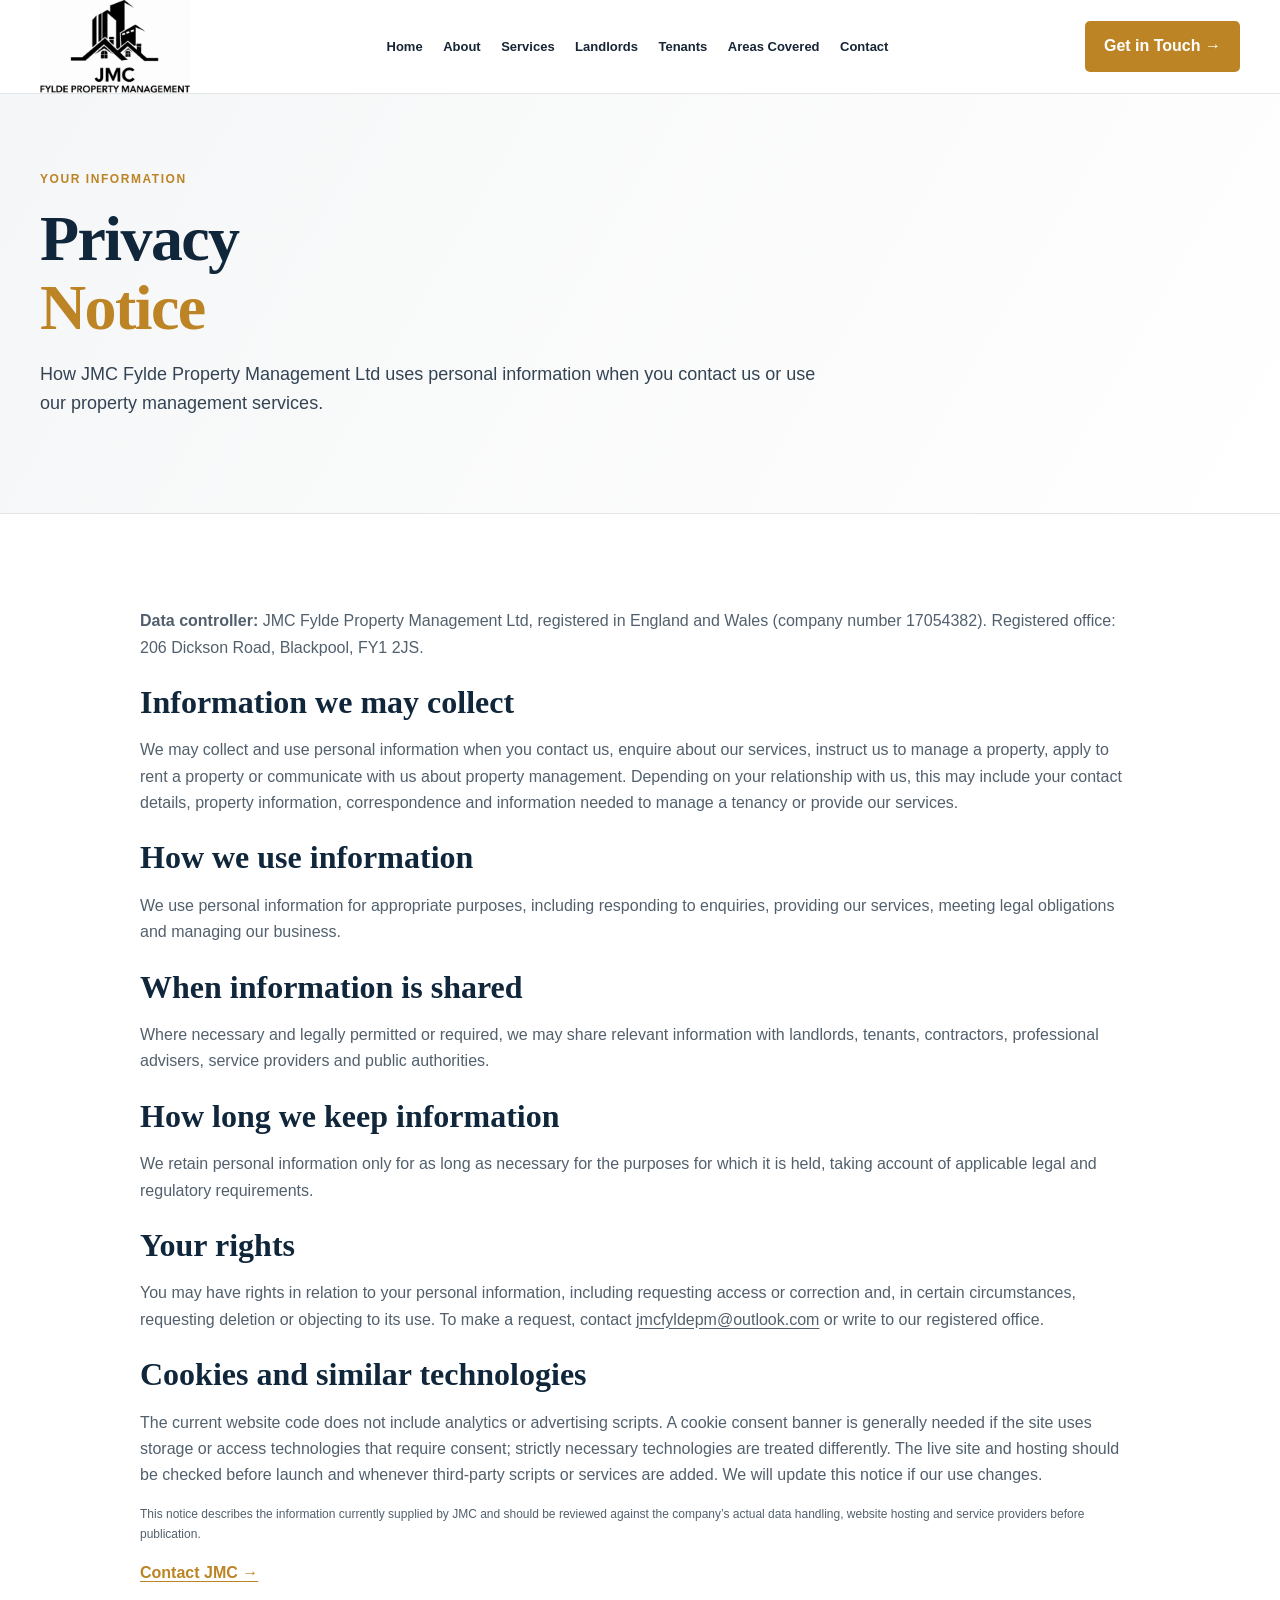
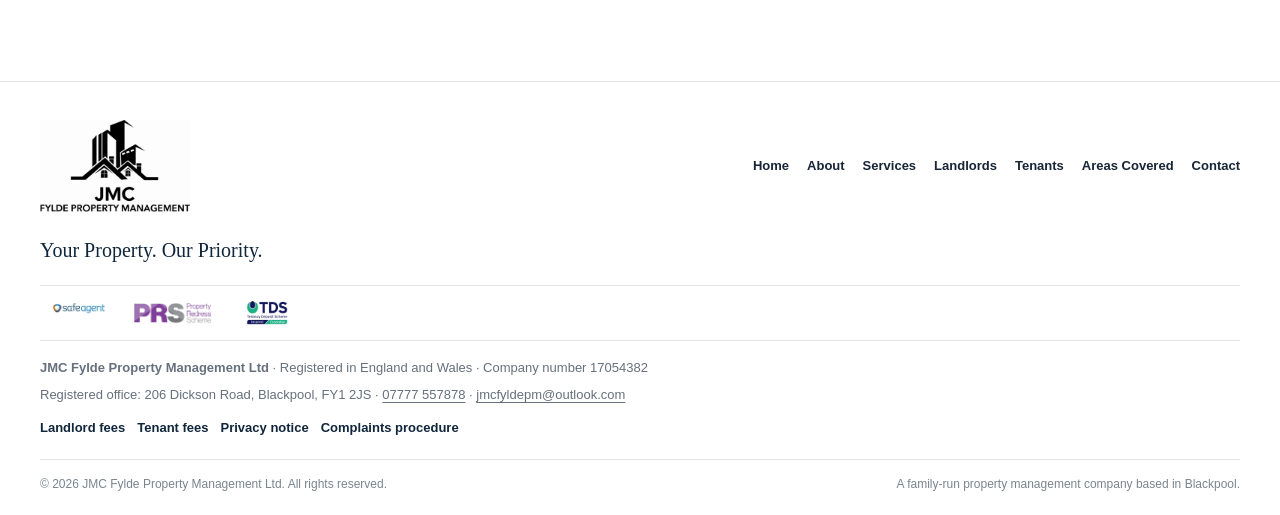
<file: privacy/index.html>
<!doctype html>
<html lang="en-GB"><head><meta charset="utf-8"><meta name="viewport" content="width=device-width,initial-scale=1">
<meta name="description" content="Privacy notice for JMC Fylde Property Management Ltd."><meta name="theme-color" content="#10263b">
<link rel="stylesheet" href="/assets/style.css?v=3"><script defer src="/assets/site.js"></script>
<title>Privacy Notice | JMC Fylde Property Management</title></head><body>
<a class="skip-link" href="#main">Skip to content</a>
<header class="site-header"><div class="container head"><a class="brand" href="/" aria-label="JMC Fylde Property Management home"><img src="/assets/jmc-logo.png" alt="JMC Fylde Property Management"></a>
<nav class="nav" id="primary-navigation" aria-label="Main navigation"><a href="/">Home</a><a href="/about/">About</a><a href="/services/">Services</a><a href="/landlords/">Landlords</a><a href="/tenants/">Tenants</a><a href="/areas/">Areas Covered</a><a href="/contact/">Contact</a></nav><a class="ctahead" href="/contact/">Get in Touch <span aria-hidden="true">→</span></a><button class="menu" type="button" aria-controls="primary-navigation" aria-expanded="false" aria-label="Open navigation menu"><span></span><span></span><span></span></button></div></header>
<main id="main"><section class="pagehero"><div class="container"><div class="eyebrow">Your information</div><h1>Privacy <span>Notice</span></h1><p>How JMC Fylde Property Management Ltd uses personal information when you contact us or use our property management services.</p></div></section>
<section class="section"><div class="container content wide-content"><p><strong>Data controller:</strong> JMC Fylde Property Management Ltd, registered in England and Wales (company number 17054382). Registered office: 206 Dickson Road, Blackpool, FY1 2JS.</p>
<h2>Information we may collect</h2><p>We may collect and use personal information when you contact us, enquire about our services, instruct us to manage a property, apply to rent a property or communicate with us about property management. Depending on your relationship with us, this may include your contact details, property information, correspondence and information needed to manage a tenancy or provide our services.</p>
<h2>How we use information</h2><p>We use personal information for appropriate purposes, including responding to enquiries, providing our services, meeting legal obligations and managing our business.</p>
<h2>When information is shared</h2><p>Where necessary and legally permitted or required, we may share relevant information with landlords, tenants, contractors, professional advisers, service providers and public authorities.</p>
<h2>How long we keep information</h2><p>We retain personal information only for as long as necessary for the purposes for which it is held, taking account of applicable legal and regulatory requirements.</p>
<h2>Your rights</h2><p>You may have rights in relation to your personal information, including requesting access or correction and, in certain circumstances, requesting deletion or objecting to its use. To make a request, contact <a href="mailto:jmcfyldepm@outlook.com">jmcfyldepm@outlook.com</a> or write to our registered office.</p>
<h2>Cookies and similar technologies</h2><p>The current website code does not include analytics or advertising scripts. A cookie consent banner is generally needed if the site uses storage or access technologies that require consent; strictly necessary technologies are treated differently. The live site and hosting should be checked before launch and whenever third-party scripts or services are added. We will update this notice if our use changes.</p>
<p class="fine-print">This notice describes the information currently supplied by JMC and should be reviewed against the company’s actual data handling, website hosting and service providers before publication.</p>
<p><a class="goldlink" href="/contact/">Contact JMC <span aria-hidden="true">→</span></a></p></div></section></main>
<footer><div class="container"><div class="foottop"><a class="foot-logo" href="/" aria-label="JMC Fylde Property Management home"><img src="/assets/jmc-logo.png" alt="JMC Fylde Property Management"></a><nav class="footnav" aria-label="Footer navigation"><a href="/">Home</a><a href="/about/">About</a><a href="/services/">Services</a><a href="/landlords/">Landlords</a><a href="/tenants/">Tenants</a><a href="/areas/">Areas Covered</a><a href="/contact/">Contact</a></nav></div><p class="footer-tagline">Your Property. Our Priority.</p>
<div class="scheme-logos" aria-label="Accreditation and deposit scheme logos">
<a href="/assets/2026-Accreditation-Certificate-A8702.pdf"><img src="/assets/safeagent-logo.jpg" alt="Safeagent — view accreditation certificate"></a>
<a href="/assets/Certificate-159996-PRS057487.pdf"><img src="/assets/property-redress-scheme-logo.jpg" alt="Property Redress Scheme — view membership certificate"></a>
<img src="/assets/tds-logo.jpg" alt="Tenancy Deposit Scheme (TDS)">
</div><div class="footer-details"><p><strong>JMC Fylde Property Management Ltd</strong> · Registered in England and Wales · Company number 17054382</p><p>Registered office: 206 Dickson Road, Blackpool, FY1 2JS · <a href="tel:+447777557878">07777 557878</a> · <a href="mailto:jmcfyldepm@outlook.com">jmcfyldepm@outlook.com</a></p></div><nav class="legal-nav" aria-label="Policies and fees"><a href="/landlords/#fees">Landlord fees</a><a href="/tenants/#fees">Tenant fees</a><a href="/privacy/">Privacy notice</a><a href="/complaints/">Complaints procedure</a></nav><div class="copy"><span>© 2026 JMC Fylde Property Management Ltd. All rights reserved.</span><span>A family-run property management company based in Blackpool.</span></div></div></footer></body></html>
</file>
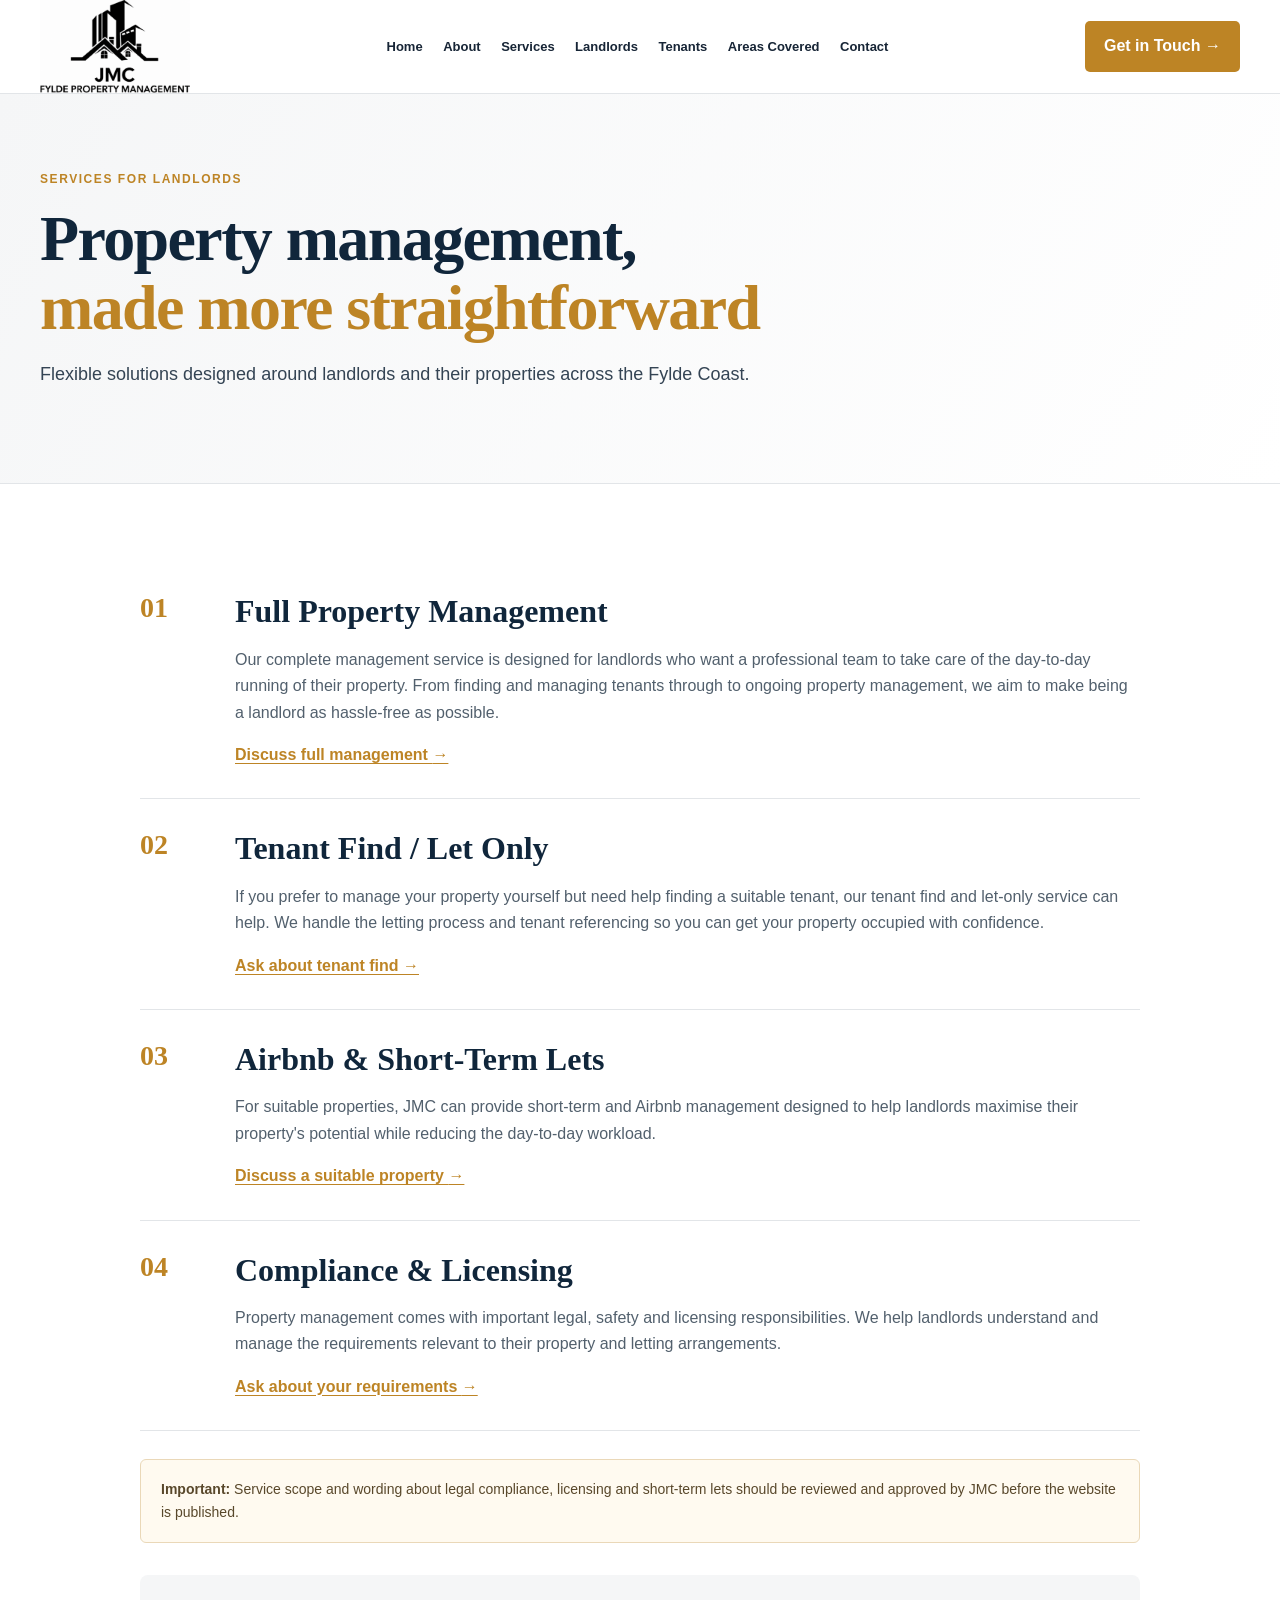
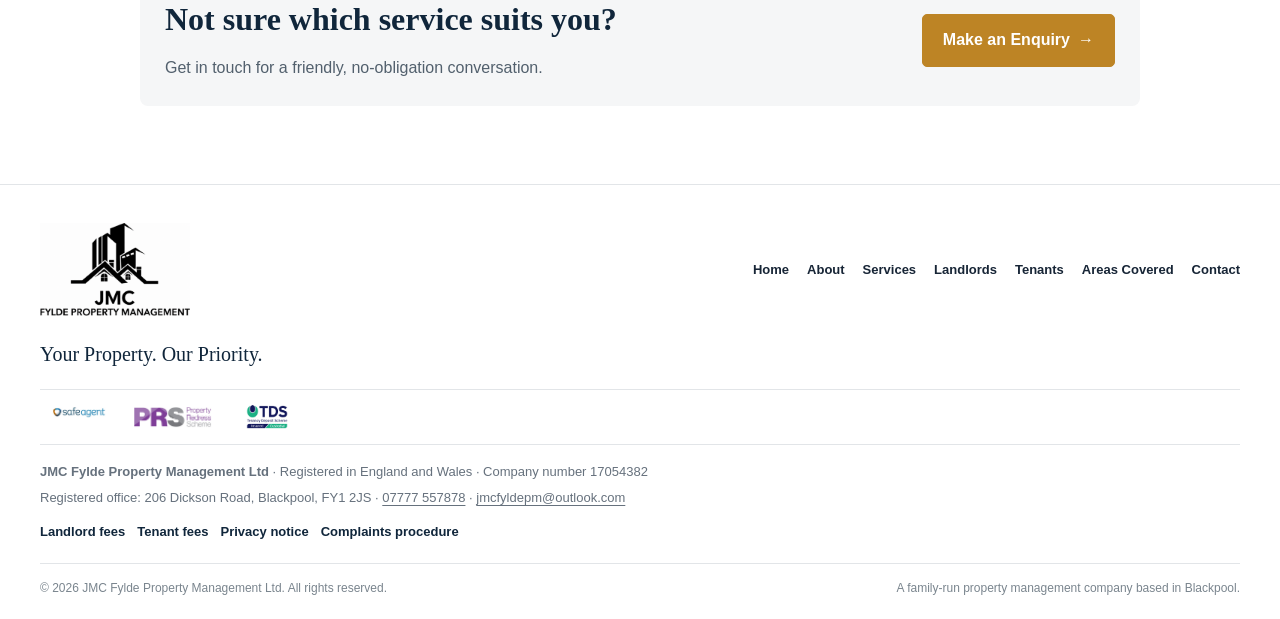
<file: services/index.html>
<!doctype html>
<html lang="en-GB"><head><meta charset="utf-8"><meta name="viewport" content="width=device-width,initial-scale=1">
<meta name="description" content="Explore JMC Fylde Property Management services for landlords across Blackpool, Lytham St Annes and the Fylde Coast."><meta name="theme-color" content="#10263b">
<link rel="stylesheet" href="/assets/style.css?v=3"><script defer src="/assets/site.js"></script>
<title>Property Management Services | JMC Fylde Property Management</title></head><body>
<a class="skip-link" href="#main">Skip to content</a>
<header class="site-header"><div class="container head">
<a class="brand" href="/" aria-label="JMC Fylde Property Management home"><img src="/assets/jmc-logo.png" alt="JMC Fylde Property Management"></a>
<nav class="nav" id="primary-navigation" aria-label="Main navigation"><a href="/">Home</a><a href="/about/">About</a><a href="/services/">Services</a><a href="/landlords/">Landlords</a><a href="/tenants/">Tenants</a><a href="/areas/">Areas Covered</a><a href="/contact/">Contact</a></nav>
<a class="ctahead" href="/contact/">Get in Touch <span aria-hidden="true">→</span></a>
<button class="menu" type="button" aria-controls="primary-navigation" aria-expanded="false" aria-label="Open navigation menu"><span></span><span></span><span></span></button>
</div></header><main id="main"><section class="pagehero"><div class="container"><div class="eyebrow">Services for landlords</div><h1>Property management, <span>made more straightforward</span></h1><p>Flexible solutions designed around landlords and their properties across the Fylde Coast.</p></div></section>
<section class="section"><div class="container content wide-content"><div class="service-detail" id="full-management"><div class="service-number">01</div><div><h2>Full Property Management</h2><p>Our complete management service is designed for landlords who want a professional team to take care of the day-to-day running of their property. From finding and managing tenants through to ongoing property management, we aim to make being a landlord as hassle-free as possible.</p><a class="goldlink" href="/contact/">Discuss full management <span aria-hidden="true">→</span></a></div></div>
<div class="service-detail" id="tenant-find"><div class="service-number">02</div><div><h2>Tenant Find / Let Only</h2><p>If you prefer to manage your property yourself but need help finding a suitable tenant, our tenant find and let-only service can help. We handle the letting process and tenant referencing so you can get your property occupied with confidence.</p><a class="goldlink" href="/contact/">Ask about tenant find <span aria-hidden="true">→</span></a></div></div>
<div class="service-detail" id="short-lets"><div class="service-number">03</div><div><h2>Airbnb &amp; Short-Term Lets</h2><p>For suitable properties, JMC can provide short-term and Airbnb management designed to help landlords maximise their property's potential while reducing the day-to-day workload.</p><a class="goldlink" href="/contact/">Discuss a suitable property <span aria-hidden="true">→</span></a></div></div>
<div class="service-detail" id="compliance"><div class="service-number">04</div><div><h2>Compliance &amp; Licensing</h2><p>Property management comes with important legal, safety and licensing responsibilities. We help landlords understand and manage the requirements relevant to their property and letting arrangements.</p><a class="goldlink" href="/contact/">Ask about your requirements <span aria-hidden="true">→</span></a></div></div>
<div class="notice"><strong>Important:</strong> Service scope and wording about legal compliance, licensing and short-term lets should be reviewed and approved by JMC before the website is published.</div>
<div class="inline-cta"><div><h2>Not sure which service suits you?</h2><p>Get in touch for a friendly, no-obligation conversation.</p></div><a class="btn gold" href="/contact/">Make an Enquiry <span aria-hidden="true">→</span></a></div>
</div></section></main><footer><div class="container">
<div class="foottop"><a class="foot-logo" href="/" aria-label="JMC Fylde Property Management home"><img src="/assets/jmc-logo.png" alt="JMC Fylde Property Management"></a>
<nav class="footnav" aria-label="Footer navigation"><a href="/">Home</a><a href="/about/">About</a><a href="/services/">Services</a><a href="/landlords/">Landlords</a><a href="/tenants/">Tenants</a><a href="/areas/">Areas Covered</a><a href="/contact/">Contact</a></nav></div>
<p class="footer-tagline">Your Property. Our Priority.</p>
<div class="scheme-logos" aria-label="Accreditation and deposit scheme logos">
<a href="/assets/2026-Accreditation-Certificate-A8702.pdf"><img src="/assets/safeagent-logo.jpg" alt="Safeagent — view accreditation certificate"></a>
<a href="/assets/Certificate-159996-PRS057487.pdf"><img src="/assets/property-redress-scheme-logo.jpg" alt="Property Redress Scheme — view membership certificate"></a>
<img src="/assets/tds-logo.jpg" alt="Tenancy Deposit Scheme (TDS)">
</div>
<div class="footer-details"><p><strong>JMC Fylde Property Management Ltd</strong> · Registered in England and Wales · Company number 17054382</p><p>Registered office: 206 Dickson Road, Blackpool, FY1 2JS · <a href="tel:+447777557878">07777 557878</a> · <a href="mailto:jmcfyldepm@outlook.com">jmcfyldepm@outlook.com</a></p></div>
<nav class="legal-nav" aria-label="Policies and fees"><a href="/landlords/#fees">Landlord fees</a><a href="/tenants/#fees">Tenant fees</a><a href="/privacy/">Privacy notice</a><a href="/complaints/">Complaints procedure</a></nav>
<div class="copy"><span>© 2026 JMC Fylde Property Management Ltd. All rights reserved.</span><span>A family-run property management company based in Blackpool.</span></div>
</div></footer></body></html>
</file>
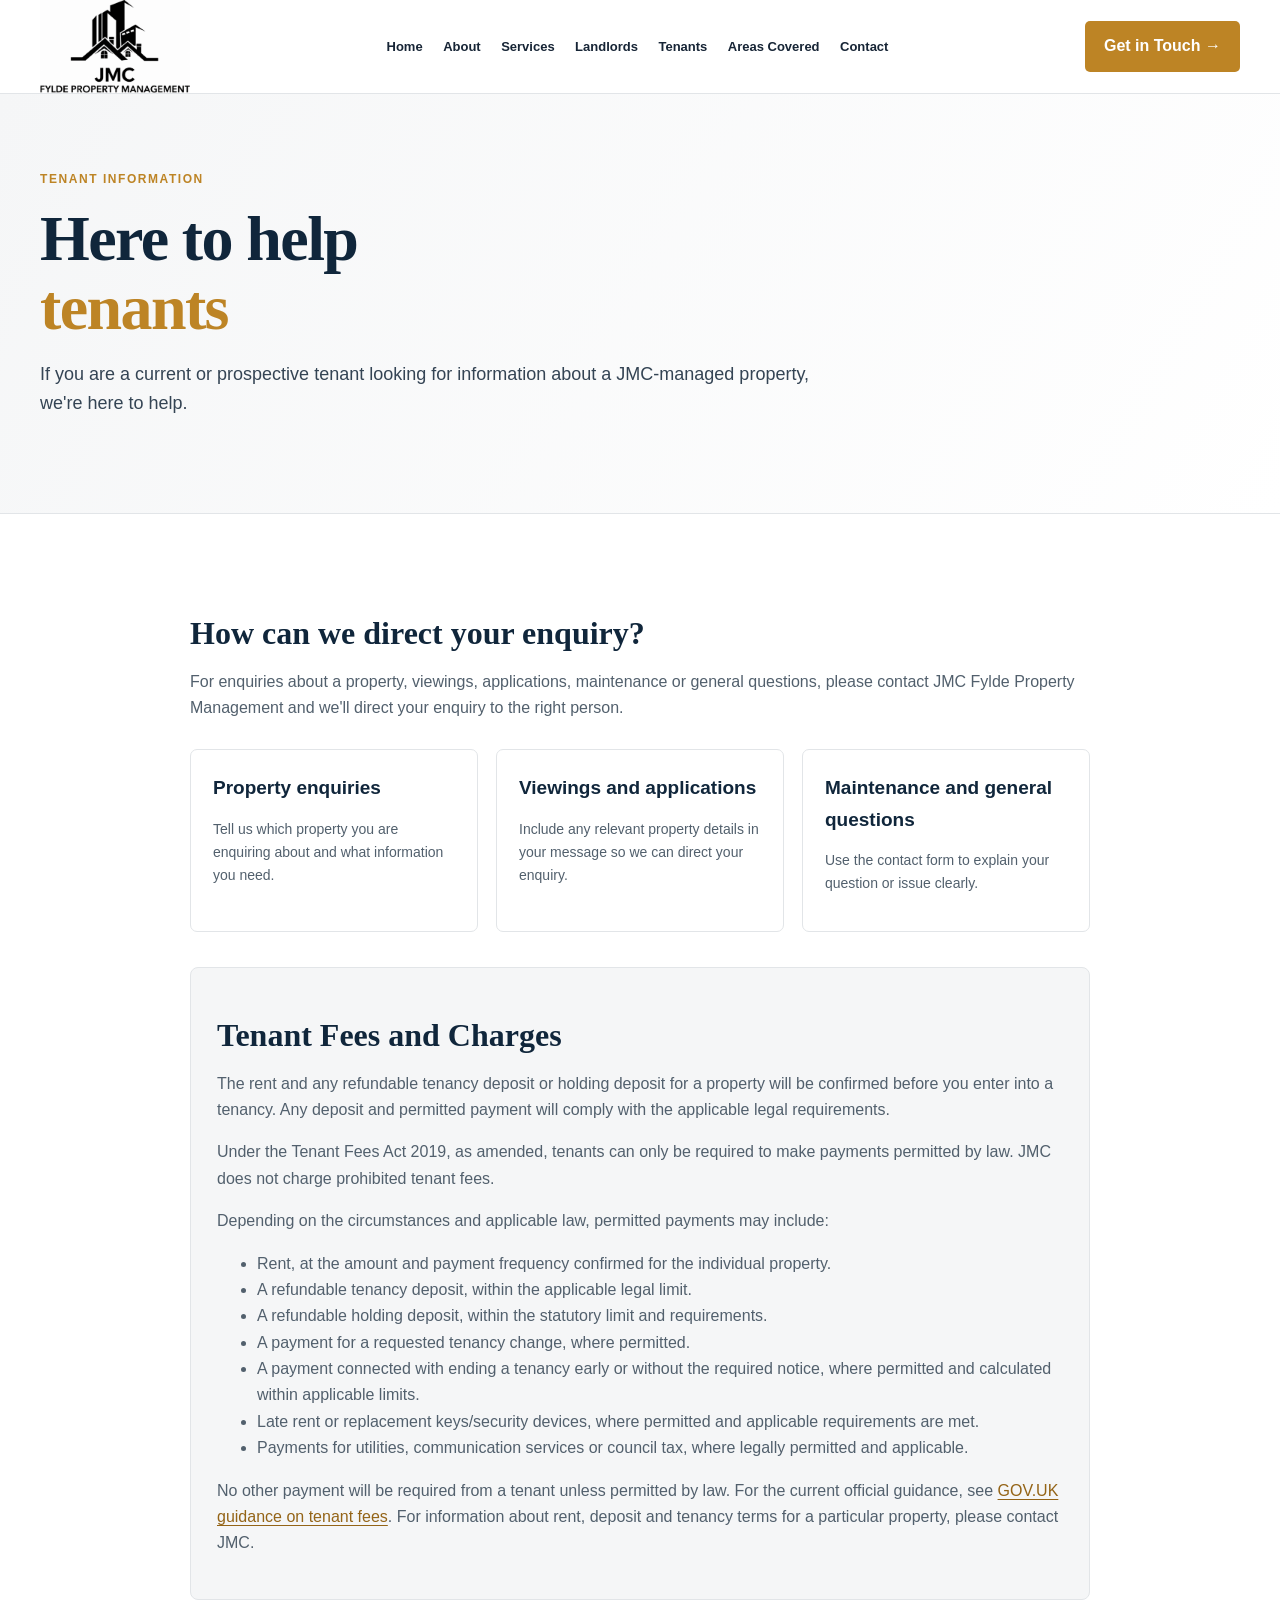
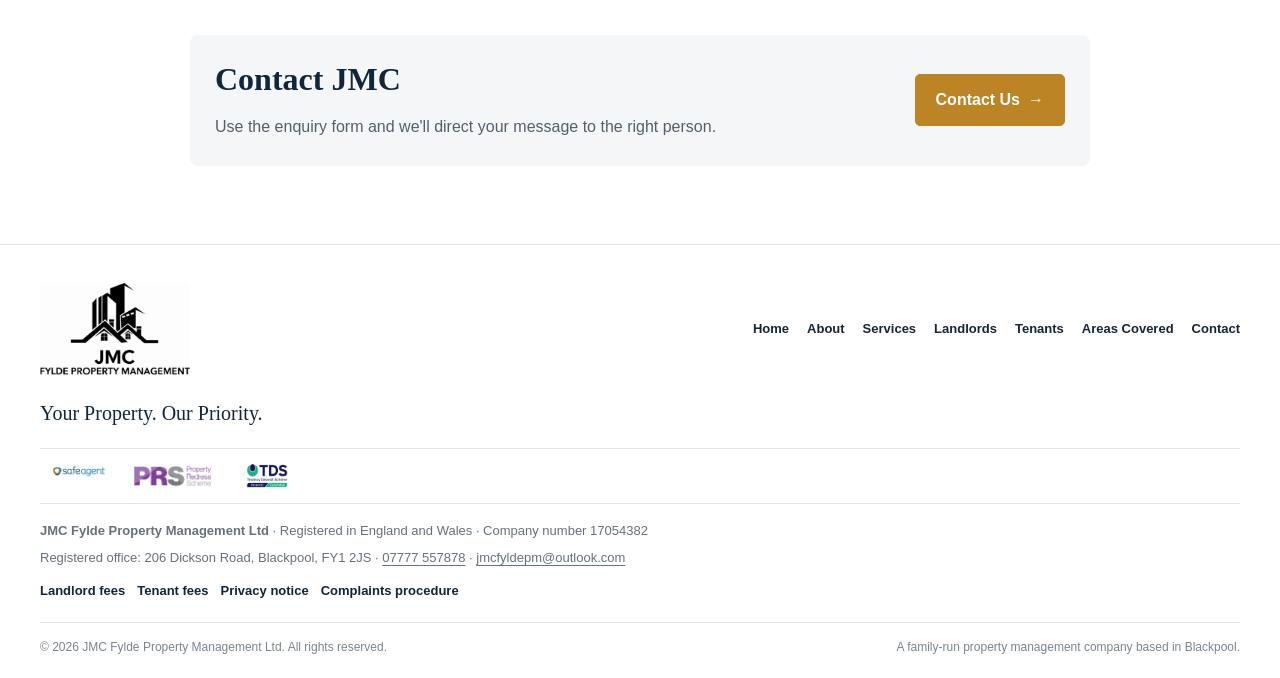
<file: tenants/index.html>
<!doctype html>
<html lang="en-GB"><head><meta charset="utf-8"><meta name="viewport" content="width=device-width,initial-scale=1">
<meta name="description" content="Contact JMC Fylde Property Management for enquiries about managed properties, viewings, applications, maintenance or general questions."><meta name="theme-color" content="#10263b">
<link rel="stylesheet" href="/assets/style.css?v=3"><script defer src="/assets/site.js"></script>
<title>Tenant Information | JMC Fylde Property Management</title></head><body>
<a class="skip-link" href="#main">Skip to content</a>
<header class="site-header"><div class="container head">
<a class="brand" href="/" aria-label="JMC Fylde Property Management home"><img src="/assets/jmc-logo.png" alt="JMC Fylde Property Management"></a>
<nav class="nav" id="primary-navigation" aria-label="Main navigation"><a href="/">Home</a><a href="/about/">About</a><a href="/services/">Services</a><a href="/landlords/">Landlords</a><a href="/tenants/">Tenants</a><a href="/areas/">Areas Covered</a><a href="/contact/">Contact</a></nav>
<a class="ctahead" href="/contact/">Get in Touch <span aria-hidden="true">→</span></a>
<button class="menu" type="button" aria-controls="primary-navigation" aria-expanded="false" aria-label="Open navigation menu"><span></span><span></span><span></span></button>
</div></header><main id="main"><section class="pagehero"><div class="container"><div class="eyebrow">Tenant information</div><h1>Here to help <span>tenants</span></h1><p>If you are a current or prospective tenant looking for information about a JMC-managed property, we're here to help.</p></div></section>
<section class="section"><div class="container content"><h2>How can we direct your enquiry?</h2><p>For enquiries about a property, viewings, applications, maintenance or general questions, please contact JMC Fylde Property Management and we'll direct your enquiry to the right person.</p><div class="feature-list"><div><h3>Property enquiries</h3><p>Tell us which property you are enquiring about and what information you need.</p></div><div><h3>Viewings and applications</h3><p>Include any relevant property details in your message so we can direct your enquiry.</p></div><div><h3>Maintenance and general questions</h3><p>Use the contact form to explain your question or issue clearly.</p></div></div><section id="fees" class="fee-panel"><h2>Tenant Fees and Charges</h2><p>The rent and any refundable tenancy deposit or holding deposit for a property will be confirmed before you enter into a tenancy. Any deposit and permitted payment will comply with the applicable legal requirements.</p><p>Under the Tenant Fees Act 2019, as amended, tenants can only be required to make payments permitted by law. JMC does not charge prohibited tenant fees.</p><p>Depending on the circumstances and applicable law, permitted payments may include:</p><ul><li>Rent, at the amount and payment frequency confirmed for the individual property.</li><li>A refundable tenancy deposit, within the applicable legal limit.</li><li>A refundable holding deposit, within the statutory limit and requirements.</li><li>A payment for a requested tenancy change, where permitted.</li><li>A payment connected with ending a tenancy early or without the required notice, where permitted and calculated within applicable limits.</li><li>Late rent or replacement keys/security devices, where permitted and applicable requirements are met.</li><li>Payments for utilities, communication services or council tax, where legally permitted and applicable.</li></ul><p>No other payment will be required from a tenant unless permitted by law. For the current official guidance, see <a href="https://www.gov.uk/guidance/tenant-fees-act-2019-guidance-for-tenants" rel="noopener">GOV.UK guidance on tenant fees</a>. For information about rent, deposit and tenancy terms for a particular property, please contact JMC.</p></section>
<div class="inline-cta"><div><h2>Contact JMC</h2><p>Use the enquiry form and we'll direct your message to the right person.</p></div><a class="btn gold" href="/contact/?type=Tenant%20enquiry">Contact Us <span aria-hidden="true">→</span></a></div></div></section></main><footer><div class="container">
<div class="foottop"><a class="foot-logo" href="/" aria-label="JMC Fylde Property Management home"><img src="/assets/jmc-logo.png" alt="JMC Fylde Property Management"></a>
<nav class="footnav" aria-label="Footer navigation"><a href="/">Home</a><a href="/about/">About</a><a href="/services/">Services</a><a href="/landlords/">Landlords</a><a href="/tenants/">Tenants</a><a href="/areas/">Areas Covered</a><a href="/contact/">Contact</a></nav></div>
<p class="footer-tagline">Your Property. Our Priority.</p>
<div class="scheme-logos" aria-label="Accreditation and deposit scheme logos">
<a href="/assets/2026-Accreditation-Certificate-A8702.pdf"><img src="/assets/safeagent-logo.jpg" alt="Safeagent — view accreditation certificate"></a>
<a href="/assets/Certificate-159996-PRS057487.pdf"><img src="/assets/property-redress-scheme-logo.jpg" alt="Property Redress Scheme — view membership certificate"></a>
<img src="/assets/tds-logo.jpg" alt="Tenancy Deposit Scheme (TDS)">
</div>
<div class="footer-details"><p><strong>JMC Fylde Property Management Ltd</strong> · Registered in England and Wales · Company number 17054382</p><p>Registered office: 206 Dickson Road, Blackpool, FY1 2JS · <a href="tel:+447777557878">07777 557878</a> · <a href="mailto:jmcfyldepm@outlook.com">jmcfyldepm@outlook.com</a></p></div>
<nav class="legal-nav" aria-label="Policies and fees"><a href="/landlords/#fees">Landlord fees</a><a href="/tenants/#fees">Tenant fees</a><a href="/privacy/">Privacy notice</a><a href="/complaints/">Complaints procedure</a></nav>
<div class="copy"><span>© 2026 JMC Fylde Property Management Ltd. All rights reserved.</span><span>A family-run property management company based in Blackpool.</span></div>
</div></footer></body></html>
</file>
<file: assets/style.css>
*{box-sizing:border-box}
:root{--navy:#10263b;--gold:#bd8425;--ink:#172536;--muted:#66717d;--line:#e2e5e8;--paper:#f5f6f7}
html{scroll-behavior:smooth;scroll-padding-top:105px}
body{margin:0;font-family:Arial,Helvetica,sans-serif;color:var(--ink);line-height:1.65;background:#fff}
a{text-decoration:none;color:inherit}
a:focus-visible,button:focus-visible,input:focus-visible,textarea:focus-visible,select:focus-visible{outline:3px solid #d99c31;outline-offset:3px}
img{max-width:100%;display:block}
.container{max-width:1200px;width:calc(100% - 40px);margin:auto}
.skip-link{position:absolute;left:-999px;top:8px;background:#fff;padding:12px;z-index:100}
.skip-link:focus{left:8px}
.site-header{background:rgba(255,255,255,.97);border-bottom:1px solid var(--line);position:sticky;top:0;z-index:10;backdrop-filter:blur(12px)}
.head{min-height:86px;display:flex;align-items:center;justify-content:space-between;gap:20px}
.brand img,.foot-logo img{width:150px;height:auto}
.nav{display:flex;align-items:center;gap:clamp(10px,1.6vw,24px);font-size:13px;font-weight:700}
.nav a,.footnav a{transition:color .2s ease}
.nav a:hover,.footnav a:hover{color:var(--gold)}
.ctahead,.gold{background:var(--gold);color:#fff;padding:12px 19px;border-radius:5px;font-weight:700;white-space:nowrap}
.ctahead:hover,.gold:hover{background:#9d6c1b}
.menu{display:none;border:0;background:transparent;padding:8px;cursor:pointer}
.menu span{display:block;width:24px;height:2px;background:var(--navy);margin:5px}
.hero{min-height:580px;display:flex;align-items:center;background:linear-gradient(90deg,#fff 0%,rgba(255,255,255,.94) 36%,rgba(255,255,255,.30) 76%),url('https://images.unsplash.com/photo-1507525428034-b723cf961d3e?auto=format&fit=crop&w=2200&q=85') center/cover}
.hero-copy{max-width:1200px;padding:75px 0}
.hero-copy>*{max-width:650px}
.eyebrow{font-size:12px;letter-spacing:.13em;text-transform:uppercase;color:var(--gold);font-weight:800}
.hero h1,.pagehero h1{font:700 clamp(42px,5vw,70px)/1.08 Georgia,'Times New Roman',serif;color:var(--navy);margin:14px 0 18px;letter-spacing:-.025em}
.hero h1 span,.pagehero h1 span{display:block;color:var(--gold)}
.hero p,.pagehero p{font-size:18px;color:#344454;max-width:670px}
.buttons{display:flex;flex-wrap:wrap;gap:12px;margin-top:25px}
.btn{display:inline-flex;align-items:center;justify-content:center;gap:8px;padding:12px 20px;border:1px solid var(--navy);border-radius:5px;font-weight:700;transition:transform .2s ease,background .2s ease}
.btn:hover{transform:translateY(-2px)}
.btn.gold{border-color:var(--gold)}
.btn-light{border-color:#fff;color:#fff}
.trust{border-top:1px solid var(--line);border-bottom:1px solid var(--line);background:#fff}
.trustgrid{display:grid;grid-template-columns:repeat(5,1fr)}
.trustgrid>div{padding:21px 16px;border-right:1px solid var(--line)}
.trustgrid>div:last-child{border:0}
.trust-icon{display:block;font-size:22px;color:var(--gold);line-height:1.2;margin-bottom:7px}
.trustgrid b{display:block;color:var(--navy);font-size:14px}
.trustgrid small{display:block;color:var(--muted);font-size:12px;line-height:1.5;margin-top:4px}
.section{padding:78px 0}
.light{background:var(--paper)}
.headrow{display:flex;justify-content:space-between;align-items:end;gap:25px;margin-bottom:30px}
.headrow h2{font:700 clamp(30px,3.4vw,44px)/1.15 Georgia,serif;color:var(--navy);margin:6px 0 8px}
.headrow h2 span,.aboutcopy h2 span{color:var(--gold)}
.headrow p{margin:0;color:var(--muted)}
.goldlink{color:var(--gold);font-weight:700;white-space:nowrap}
.services,.areas{display:grid;grid-template-columns:repeat(4,minmax(0,1fr));gap:18px}
.card{background:#fff;border:1px solid var(--line);border-radius:8px;overflow:hidden;box-shadow:0 5px 18px rgba(16,38,59,.035);transition:transform .2s ease,box-shadow .2s ease}
.card:hover{transform:translateY(-4px);box-shadow:0 14px 32px rgba(16,38,59,.09)}
.card img{width:100%;height:180px;object-fit:cover}
.cardbody{padding:21px}
.card h3{color:var(--navy);margin:0 0 8px;font:700 20px/1.25 Georgia,serif}
.card p{color:var(--muted);font-size:14px}
.card a{color:var(--gold);font-weight:700;font-size:14px}
.about{display:grid;grid-template-columns:1fr 1fr}
.aboutpic{min-height:520px;background:url('https://images.unsplash.com/photo-1600607687920-4e2a09cf159d?auto=format&fit=crop&w=1400&q=85') center/cover}
.aboutcopy{padding:clamp(35px,5vw,68px);background:#fff}
.aboutcopy h2{font:700 clamp(32px,3.6vw,44px)/1.15 Georgia,serif;color:var(--navy);margin:12px 0}
.aboutcopy p{color:var(--muted)}
.stats{display:grid;grid-template-columns:1fr 1fr;gap:12px;margin-top:25px}
.stat{padding:15px;background:var(--paper);border:1px solid var(--line);border-radius:5px}
.stat b{display:block;color:var(--navy)}
.stat small{color:var(--muted)}
.fine-print{font-size:12px;color:#6f7780}
.area{min-height:190px;background-size:cover;background-position:center;position:relative;border-radius:7px;overflow:hidden;display:block}
.area:after{content:"";position:absolute;inset:0;background:linear-gradient(transparent 20%,rgba(10,25,39,.82))}
.area b{position:absolute;bottom:15px;left:16px;color:white;z-index:1;font-size:17px}
.area-static{cursor:default}
.cta{background:linear-gradient(90deg,rgba(10,27,43,.88),rgba(10,27,43,.58)),url('https://images.unsplash.com/photo-1500534623283-312aade485b7?auto=format&fit=crop&w=2200&q=85') center/cover;color:#fff}
.ctain{min-height:230px;display:flex;align-items:center;justify-content:space-between;gap:30px;padding-top:35px;padding-bottom:35px}
.cta h2{font:700 clamp(30px,3.2vw,40px)/1.2 Georgia,serif;margin:8px 0}
.cta p{color:#fff;max-width:620px}
.eyebrow-light{color:#f1c16d}
footer{padding:38px 0 20px;border-top:1px solid var(--line);background:#fff}
.foottop{display:flex;justify-content:space-between;align-items:center;gap:28px}
.footnav{display:flex;flex-wrap:wrap;gap:12px 18px;font-size:13px;font-weight:600}
.footer-tagline{color:var(--navy);font-family:Georgia,serif;font-size:20px;margin:22px 0 0}
.copy{margin-top:22px;padding-top:15px;border-top:1px solid var(--line);color:#7a858e;font-size:12px;display:flex;justify-content:space-between;gap:16px}
.footer-details{margin-top:16px;color:var(--muted);font-size:13px}.footer-details p{margin:5px 0}.footer-details a,.content a:not(.btn){text-decoration:underline;text-underline-offset:3px}.legal-nav{display:flex;flex-wrap:wrap;align-items:center;column-gap:12px;row-gap:6px;margin-top:14px;font-size:13px;font-weight:700;color:var(--navy)}.legal-nav a{display:inline-block;line-height:1.4}.fee-panel{margin:35px 0;padding:26px;background:var(--paper);border:1px solid var(--line);border-radius:8px;scroll-margin-top:110px}.fee-panel h2{font:700 30px/1.2 Georgia,serif;color:var(--navy);margin:0 0 12px}.fee-panel p,.fee-panel li{color:#52606d}.fee-panel a{color:#946417;text-decoration:underline;text-underline-offset:3px}.membership-list{border-top:1px solid var(--line);margin-top:20px;padding-top:10px}
.pagehero{background:linear-gradient(120deg,#f5f6f7,#fff);padding:76px 0;border-bottom:1px solid var(--line)}
.pagehero .container{max-width:1200px}
.pagehero h1{max-width:900px}
.pagehero p{max-width:800px}
.content{max-width:900px}
.wide-content{max-width:1000px}
.content h2{font:700 32px/1.2 Georgia,serif;color:var(--navy);margin:22px 0 12px}
.content h3{color:var(--navy);font-size:19px;margin-bottom:6px}
.content p{color:#52606d}
.content blockquote{border-left:4px solid var(--gold);padding:10px 0 10px 22px;margin:28px 0;font:italic 26px Georgia,serif;color:var(--navy)}
.feature-list{display:grid;grid-template-columns:repeat(3,minmax(0,1fr));gap:18px;margin:28px 0}
.feature-list>div{padding:22px;border:1px solid var(--line);border-radius:7px;background:#fff}
.feature-list h3{margin-top:0}
.feature-list p{font-size:14px}
.service-detail{display:grid;grid-template-columns:70px 1fr;gap:25px;padding:30px 0;border-bottom:1px solid var(--line);scroll-margin-top:110px}
.service-number{font:700 28px Georgia,serif;color:var(--gold)}
.service-detail h2{margin-top:0}
.notice,.approval-note{padding:18px 20px;border:1px solid #ead8b8;background:#fffaf0;border-radius:6px;color:#59482b;margin:28px 0;font-size:14px}
.inline-cta{display:flex;justify-content:space-between;align-items:center;gap:24px;padding:25px;margin-top:32px;background:var(--paper);border-radius:8px}
.inline-cta h2{margin-top:0}
.inline-cta p{margin-bottom:0}
.inline-cta .btn{flex-shrink:0}
.area-cards{margin-top:32px}
.contact-layout{display:grid;grid-template-columns:.85fr 1.15fr;gap:55px;align-items:start}
.contact-points{margin-top:28px}
.form{display:grid;grid-template-columns:1fr 1fr;gap:18px;background:#fff;padding:26px;border:1px solid var(--line);border-radius:8px;box-shadow:0 8px 30px rgba(16,38,59,.05)}
.field{display:flex;flex-direction:column;gap:7px}
.field label{font-weight:700;font-size:14px;color:var(--navy)}
.field input,.field select,.field textarea{width:100%;padding:13px;border:1px solid #ccd3d9;border-radius:5px;font:inherit;background:#fff;color:var(--ink)}
.field textarea{min-height:160px;resize:vertical}
.field input:focus,.field select:focus,.field textarea:focus{border-color:var(--gold)}
.full{grid-column:1/-1}
.submit-btn{cursor:pointer;font:inherit}
.approval-note{margin:0;border-radius:0;border-left:0;border-right:0}
@media(max-width:1100px){.nav{gap:12px;font-size:12px}.brand img{width:130px}.ctahead{padding:11px 13px;font-size:13px}.services,.areas{grid-template-columns:repeat(2,minmax(0,1fr))}.trustgrid{grid-template-columns:repeat(3,1fr)}.trustgrid>div:nth-child(3){border-right:0}.trustgrid>div:nth-child(n+4){border-top:1px solid var(--line)}}
@media(max-width:850px){.head{min-height:76px}.nav{display:none;position:absolute;top:100%;left:0;right:0;background:#fff;padding:14px 22px 22px;border-bottom:1px solid var(--line);box-shadow:0 12px 20px rgba(16,38,59,.08);flex-direction:column;align-items:stretch;gap:0}.nav.show{display:flex}.nav a{padding:11px 0;border-bottom:1px solid #edf0f2;font-size:14px}.nav a:last-child{border-bottom:0}.menu{display:block}.ctahead{margin-left:auto}.about{grid-template-columns:1fr}.aboutpic{min-height:360px}.aboutcopy{padding:42px max(24px,calc((100% - 700px)/2))}.contact-layout{grid-template-columns:1fr;gap:30px}.ctain{align-items:flex-start;flex-direction:column;justify-content:center}.feature-list{grid-template-columns:1fr 1fr}}
@media(max-width:600px){.container{width:calc(100% - 30px)}.hero{min-height:610px;background-position:60% center}.hero-copy{padding:58px 0}.hero h1{font-size:clamp(40px,11vw,52px)}.hero p,.pagehero p{font-size:16px}.section{padding:58px 0}.services,.areas,.trustgrid,.form,.feature-list{grid-template-columns:1fr}.trustgrid>div{border-right:0;border-bottom:1px solid var(--line);padding:15px}.trustgrid>div:nth-child(n+4){border-top:0}.trustgrid>div:last-child{border-bottom:0}.headrow{display:block}.headrow .goldlink{display:inline-block;margin-top:14px}.headrow h2{font-size:34px}.card img{height:205px}.pagehero{padding:52px 0}.pagehero h1{font-size:clamp(38px,10vw,50px)}.foottop{display:block}.footnav{margin:22px 0 0;gap:10px 15px}.copy{display:block}.copy span{display:block;margin-top:7px}.aboutpic{min-height:290px}.aboutcopy{padding:38px 22px}.stats{grid-template-columns:1fr 1fr}.area{min-height:175px}.service-detail{grid-template-columns:38px 1fr;gap:12px;padding:24px 0}.service-number{font-size:22px}.inline-cta{display:block;padding:22px}.inline-cta .btn{margin-top:18px}.form{padding:19px}.full{grid-column:auto}.buttons .btn{flex:1 1 auto}.ctahead{display:none}}
@media(prefers-reduced-motion:reduce){html{scroll-behavior:auto}*,*::before,*::after{transition:none!important;animation:none!important}}
.scheme-logos{display:flex;flex-wrap:nowrap;align-items:center;gap:16px;margin-top:18px;padding:10px 0;border-top:1px solid var(--line);border-bottom:1px solid var(--line)}.scheme-logos a,.scheme-logos>img{display:flex;align-items:center;justify-content:center;flex:0 0 78px;width:78px;height:34px}.scheme-logos img{display:block;max-width:100%;max-height:100%;object-fit:contain}.scheme-logos a:focus-visible{outline-offset:4px}@media(max-width:600px){.scheme-logos{gap:10px;justify-content:flex-start}.scheme-logos a,.scheme-logos>img{flex:0 1 28%;width:28%;height:34px}}
</file>
